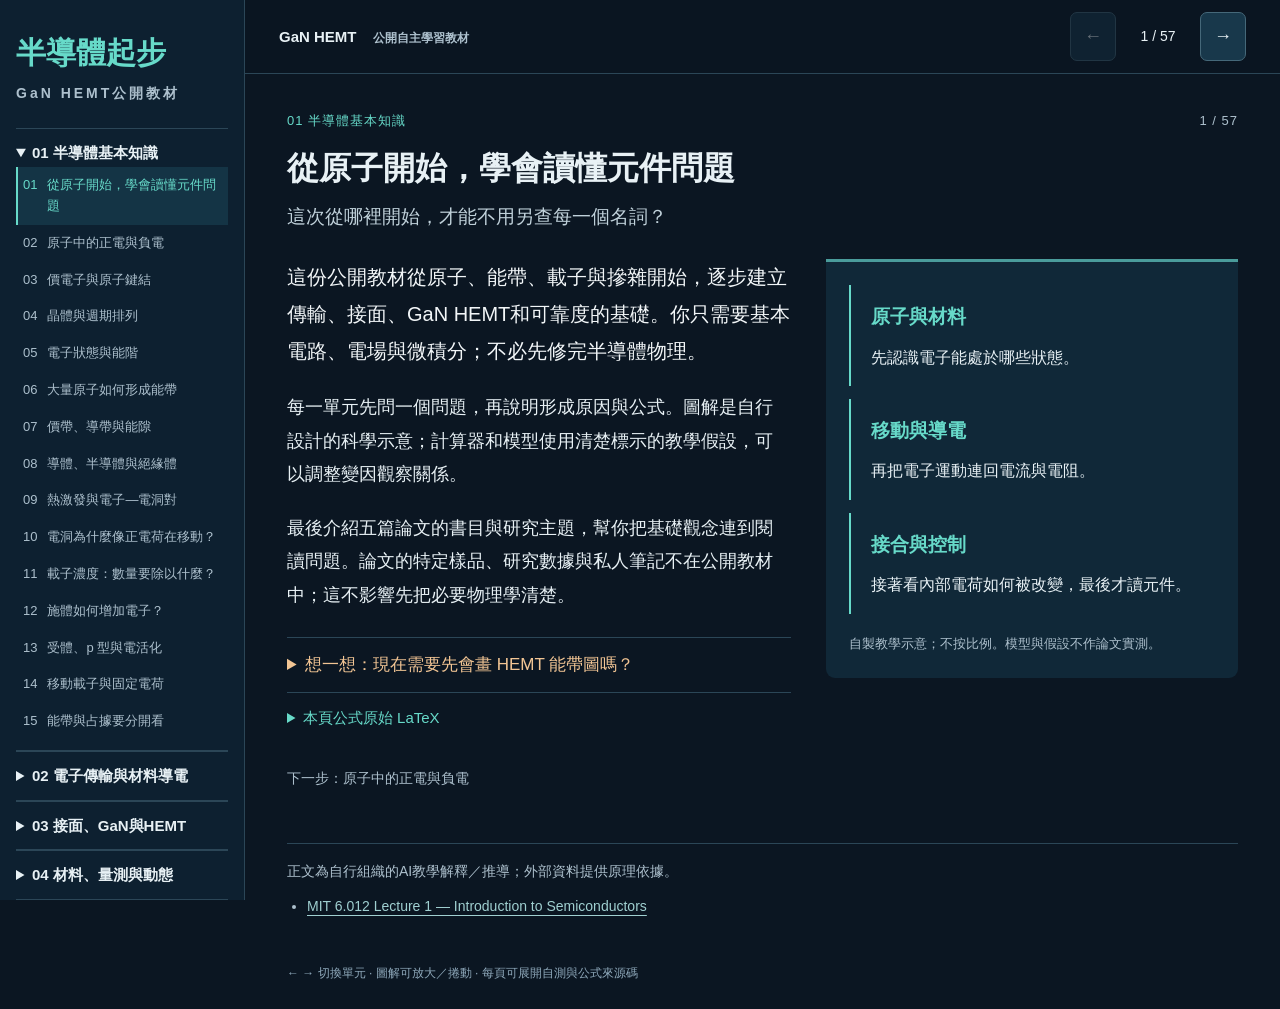
<file: index.html>
<!doctype html><html lang="zh-Hant"><head><meta charset="utf-8"><meta name="viewport" content="width=device-width,initial-scale=1"><title>GaN HEMT入門｜公開自主學習教材</title><link rel="icon" href="favicon.svg"><link rel="stylesheet" href="theme.css?v=556afd8c9e13"><script>window.MathJax={tex:{inlineMath:[["$","$"]],displayMath:[["$$","$$"]]},svg:{fontCache:"local"},options:{enableMenu:false}};</script><script defer src="vendor/tex-svg.js"></script><script type="module" src="app.mjs?v=2878d707cf47"></script></head><body><aside id="toc"><a class="brand" href="#s01">半導體起步<span>GaN HEMT公開教材</span></a><nav aria-label="學習單元"><details open><summary>01 半導體基本知識</summary><a href="#s01" data-nav="0"><span>01</span>從原子開始，學會讀懂元件問題</a><a href="#s02" data-nav="1"><span>02</span>原子中的正電與負電</a><a href="#s03" data-nav="2"><span>03</span>價電子與原子鍵結</a><a href="#s04" data-nav="3"><span>04</span>晶體與週期排列</a><a href="#s05" data-nav="4"><span>05</span>電子狀態與能階</a><a href="#s06" data-nav="5"><span>06</span>大量原子如何形成能帶</a><a href="#s07" data-nav="6"><span>07</span>價帶、導帶與能隙</a><a href="#s08" data-nav="7"><span>08</span>導體、半導體與絕緣體</a><a href="#s09" data-nav="8"><span>09</span>熱激發與電子—電洞對</a><a href="#s10" data-nav="9"><span>10</span>電洞為什麼像正電荷在移動？</a><a href="#s11" data-nav="10"><span>11</span>載子濃度：數量要除以什麼？</a><a href="#s12" data-nav="11"><span>12</span>施體如何增加電子？</a><a href="#s13" data-nav="12"><span>13</span>受體、p 型與電活化</a><a href="#s14" data-nav="13"><span>14</span>移動載子與固定電荷</a><a href="#s15" data-nav="14"><span>15</span>能帶與占據要分開看</a></details><details ><summary>02 電子傳輸與材料導電</summary><a href="#s16" data-nav="15"><span>16</span>隨機運動和平均漂移</a><a href="#s17" data-nav="16"><span>17</span>散射為什麼影響傳輸？</a><a href="#s18" data-nav="17"><span>18</span>遷移率是低場反應係數</a><a href="#s19" data-nav="18"><span>19</span>擴散：濃度不同也能產生淨移動</a><a href="#s20" data-nav="19"><span>20</span>粒子方向與電流方向</a><a href="#s21" data-nav="20"><span>21</span>導電率：微觀載子如何連回歐姆定律？</a><a href="#s22" data-nav="21"><span>22</span>電阻為何與長度、截面積有關？</a><a href="#s23" data-nav="22"><span>23</span>用電子計數推導電流</a><a href="#s24" data-nav="23"><span>24</span>幾何如何改變電阻</a><a href="#s25" data-nav="24"><span>25</span>從傳輸推到片電阻</a><a href="#s26" data-nav="25"><span>26</span>片電阻互動：控制一個變因</a><a href="#s27" data-nav="26"><span>27</span>Hall 量測為何能提供更多資訊？</a></details><details ><summary>03 接面、GaN與HEMT</summary><a href="#s28" data-nav="27"><span>28</span>接面：把兩個區域接在一起</a><a href="#s29" data-nav="28"><span>29</span>空乏區如何形成？</a><a href="#s30" data-nav="29"><span>30</span>電荷、電場與電位如何連動？</a><a href="#s31" data-nav="30"><span>31</span>熱平衡不等於內部什麼都沒有</a><a href="#s32" data-nav="31"><span>32</span>電位如何變成能帶彎曲？</a><a href="#s33" data-nav="32"><span>33</span>異質接面：材料不同，能帶也不同</a><a href="#s34" data-nav="33"><span>34</span>GaN與AlGaN：先分材料組成和載子</a><a href="#s35" data-nav="34"><span>35</span>極化：固定電荷效應如何加入接面？</a><a href="#s36" data-nav="35"><span>36</span>2DEG：為什麼電子集中在薄區域？</a><a href="#s37" data-nav="36"><span>37</span>把Source、Drain、Gate放回整體結構</a><a href="#s38" data-nav="37"><span>38</span>Gate控制：從熟悉的電容觀念出發</a></details><details ><summary>04 材料、量測與動態</summary><a href="#s39" data-nav="38"><span>39</span>材料與緩衝層：通道不是孤立薄片</a><a href="#s40" data-nav="39"><span>40</span>讓量測問題對應到物理問題</a><a href="#s41" data-nav="40"><span>41</span>漏電與崩潰：先辨認路徑與判準</a><a href="#s42" data-nav="41"><span>42</span>陷阱：為什麼電荷會留下記憶？</a><a href="#s43" data-nav="42"><span>43</span>Gate lag與脈衝：把時間納入量測</a><a href="#s44" data-nav="43"><span>44</span>C–V：改一點電壓，需要改多少電荷？</a><a href="#s45" data-nav="44"><span>45</span>多層介電結構：串聯分壓的理想起點</a></details><details ><summary>05 可靠度與統計</summary><a href="#s46" data-nav="45"><span>46</span>TDDB：可靠度問題是「何時失效」</a><a href="#s47" data-nav="46"><span>47</span>累積失效機率與分位</a><a href="#s48" data-nav="47"><span>48</span>Weibull：從累積機率推到分位時間</a><a href="#s49" data-nav="48"><span>49</span>Weibull互動：控制模型，不冒充實驗</a><a href="#s50" data-nav="49"><span>50</span>從加速測試到使用壽命：哪一步需要證據？</a></details><details ><summary>06 五篇書目與閱讀問題</summary><a href="#s51" data-nav="50"><span>51</span>五篇論文：把研究主題放回學習地圖</a><a href="#s52" data-nav="51"><span>52</span>P01 陳昱志：通道與緩衝層</a><a href="#s53" data-nav="52"><span>53</span>P02 呂彥鋒：高功率元件崩潰</a><a href="#s54" data-nav="53"><span>54</span>P03 徐紹翔：矽基板與高耐壓緩衝</a><a href="#s55" data-nav="54"><span>55</span>P04 王俊哲：p型閘極與控制</a><a href="#s56" data-nav="55"><span>56</span>P05 陳思宏：複合介電層與可靠度</a></details><details ><summary>07 整合與自我驗收</summary><a href="#s57" data-nav="56"><span>57</span>帶著因果鏈回到研究閱讀</a></details></nav><p class="edition-label">公開教學版 · 57單元<br>書目導讀與通用原理</p><p><a href="sources.html">公開原理來源</a> · <a href="bibliography.html">五篇書目</a></p></aside><main><header><button id="menu" aria-controls="toc" aria-expanded="false">☰ 目錄</button><span>GaN HEMT <small>公開自主學習教材</small></span><div class="nav-controls"><button id="prev" aria-label="上一頁">←</button><output id="progress">1 / 57</output><button id="next" aria-label="下一頁">→</button></div></header><div class="deck"><section class="slide" id="s01" ><div class="chapter-label">01 半導體基本知識<span>1 / 57</span></div><h1 tabindex="-1">從原子開始，學會讀懂元件問題</h1><p class="question">這次從哪裡開始，才能不用另查每一個名詞？</p><div class="lesson-grid"><div class="reading"><p data-paragraph="1">這份公開教材從原子、能帶、載子與摻雜開始，逐步建立傳輸、接面、GaN HEMT和可靠度的基礎。你只需要基本電路、電場與微積分；不必先修完半導體物理。</p><p data-paragraph="2">每一單元先問一個問題，再說明形成原因與公式。圖解是自行設計的科學示意；計算器和模型使用清楚標示的教學假設，可以調整變因觀察關係。</p><p data-paragraph="3">最後介紹五篇論文的書目與研究主題，幫你把基礎觀念連到閱讀問題。論文的特定樣品、研究數據與私人筆記不在公開教材中；這不影響先把必要物理學清楚。</p><details class="quiz"><summary>想一想：現在需要先會畫 HEMT 能帶圖嗎？</summary><p>不需要。先建立能量狀態、載子、傳輸與接面的基礎，再讀那張圖。</p></details><details class="latex-source"><summary>本頁公式原始 LaTeX</summary><pre></pre></details><p class="next-step">下一步：原子中的正電與負電</p></div><figure class="visual"><ol class="process"><li><strong>原子與材料</strong><p>先認識電子能處於哪些狀態。</p></li><li><strong>移動與導電</strong><p>再把電子運動連回電流與電阻。</p></li><li><strong>接合與控制</strong><p>接著看內部電荷如何被改變，最後才讀元件。</p></li></ol><figcaption>自製教學示意；不按比例。模型與假設不作論文實測。</figcaption></figure></div><footer class="sources"><p>正文為自行組織的AI教學解釋／推導；外部資料提供原理依據。</p><ul><li><a href="sources.html#L1" target="_blank" rel="noopener">MIT 6.012 Lecture 1 — Introduction to Semiconductors</a></li></ul></footer></section>
<section class="slide" id="s02" hidden><div class="chapter-label">01 半導體基本知識<span>2 / 57</span></div><h1 tabindex="-1">原子中的正電與負電</h1><p class="question">材料為何會有電性的來源？</p><div class="lesson-grid"><div class="reading"><p data-paragraph="1">原子包含帶正電的原子核與帶負電的電子。質子提供原子核的正電，中子不帶電；電性討論先關心電荷的正負與電子狀態，不需要先解原子核內部結構。</p><p data-paragraph="2">把單一電子電荷量的正值大小記為 <span data-math-kind="inline" data-tex="q">$q$</span>，電子實際電荷是 <span data-math-kind="inline" data-tex="-q">$-q$</span>。異號電荷的吸引是原子束縛的重要來源，但穩定電子狀態遵循量子規則，不用行星軌道解釋。中性原子中的正負電荷總量相抵；原子失去電子後可成為正離子，得到電子後可成為負離子。離子是帶淨電荷的原子或原子團。</p><p data-paragraph="3">不是原子中的每一個電子都同樣容易參與導電。接下來要分清與鍵結緊密相關的外層電子，以及電子在固體裡可存在的能量狀態。示意圖只畫電荷關係，虛線不是電子繞核的真實行星軌道。</p><details class="quiz"><summary>想一想：電子離開一個原子，原子一定變負嗎？</summary><p>相反，少了負電荷，若其餘不變，留下的原子會變得較正。</p></details><details class="latex-source"><summary>本頁公式原始 LaTeX</summary><pre>q
-q</pre></details><p class="next-step">下一步：價電子與原子鍵結</p></div><figure class="visual"><svg viewBox="0 0 600 330" class="teaching-diagram" role="img" aria-label="原子核與電子電荷關係；不使用行星運動作量子軌道解釋"><circle cx="300" cy="160" r="30" fill="#d9a26e"/><text x="273" y="168">核 +</text><ellipse cx="300" cy="160" rx="160" ry="85" fill="none" stroke="#66899c" stroke-dasharray="5 9"/><circle cx="190" cy="98" r="9" fill="#65d9c7"/><circle cx="440" cy="202" r="9" fill="#65d9c7"/><text x="55" y="35">電子：負電荷；原子核：正電荷</text><text x="75" y="295">僅示電荷關係，虛線不是電子的實際軌道</text></svg><figcaption>自製教學示意；不按比例。模型與假設不作論文實測。</figcaption></figure></div><footer class="sources"><p>正文為自行組織的AI教學解釋／推導；外部資料提供原理依據。</p><ul><li><a href="sources.html#L1" target="_blank" rel="noopener">MIT 6.012 Lecture 1 — Introduction to Semiconductors</a></li></ul></footer></section>
<section class="slide" id="s03" hidden><div class="chapter-label">01 半導體基本知識<span>3 / 57</span></div><h1 tabindex="-1">價電子與原子鍵結</h1><p class="question">固體裡的原子為什麼不只是互不相關的小球？</p><div class="lesson-grid"><div class="reading"><p data-paragraph="1">與原子鍵結最有關係的外層電子稱為價電子。兩個原子靠近時，電子與原子核之間的作用會一起改變；某些共享電子的排列能降低整體能量，讓原子形成穩定的鍵結。</p><p data-paragraph="2">以矽為入門例子：每個矽原子有四個價電子，理想晶體中會與鄰近原子形成共價鍵。共價鍵的「共享」不表示電子像一顆球固定放在兩核正中央，而是整體電子狀態的安排。</p><p data-paragraph="3">這個例子有兩個用途：解釋材料為何形成規則結構，以及之後為何某些異種原子會多供應或少供應一個鍵結電子。GaN 由不同元素組成，不能把矽的每個鍵結細節直接照搬；此處只建立共同的物理起點。</p><details class="quiz"><summary>想一想：價電子和所有電子的數目一樣嗎？</summary><p>不一定。價電子特別指與鍵結相關的外層電子，不是把內層電子全部重新計一次。</p></details><details class="latex-source"><summary>本頁公式原始 LaTeX</summary><pre></pre></details><p class="next-step">下一步：晶體與週期排列</p></div><figure class="visual"><svg viewBox="0 0 600 330" class="teaching-diagram" role="img" aria-label="共享價電子的鍵結直覺；非晶格或電子軌道的精確圖"><circle cx="180" cy="140" r="35" fill="#d9a26e"/><circle cx="420" cy="140" r="35" fill="#d9a26e"/><text x="164" y="147">Si</text><text x="404" y="147">Si</text><circle cx="284" cy="140" r="9" fill="#65d9c7"/><circle cx="317" cy="140" r="9" fill="#65d9c7"/><path d="M225 180L375 180" class="accent"/><text x="140" y="235">共享電子使整體能量可降低</text><text x="65" y="295">示意兩個原子，並非矽完整三維鍵結幾何</text></svg><figcaption>自製教學示意；不按比例。模型與假設不作論文實測。</figcaption></figure></div><footer class="sources"><p>正文為自行組織的AI教學解釋／推導；外部資料提供原理依據。</p><ul><li><a href="sources.html#L1" target="_blank" rel="noopener">MIT 6.012 Lecture 1 — Introduction to Semiconductors</a></li></ul></footer></section>
<section class="slide" id="s04" hidden><div class="chapter-label">01 半導體基本知識<span>4 / 57</span></div><h1 tabindex="-1">晶體與週期排列</h1><p class="question">原子排列的規則，為什麼影響電子？</p><div class="lesson-grid"><div class="reading"><p data-paragraph="1">晶體是原子在空間中具有長距離規則排列的固體；重複的幾何排列稱晶格。晶格不是另一種物質，而是描述排列方式的語言。圖中的方格只幫你理解規則性，不代表矽或 GaN 的真實三維結構。</p><p data-paragraph="2">電子會感受到周圍原子核與電子形成的電位環境。當原子規則排列，這個環境也具有週期性；因此電子在晶體中的允許狀態，會和孤立原子不同。後面能帶的形成就來自這種集體環境。</p><p data-paragraph="3">真實晶體可能有排列缺陷或異種原子。它們會改變局部環境，因此材料成長品質值得研究。不過缺陷如何影響移動，要等我們先教會傳輸與散射，不能現在就把「缺陷少」當成所有電性都必然更好的結論。差排是一類晶體排列發生錯位的缺陷，不是額外的一層材料。</p><details class="quiz"><summary>想一想：晶格是圖上畫出的實體格子線嗎？</summary><p>不是。格子只是排列的描述，真實材料並沒有一張另外放進去的網子。</p></details><details class="latex-source"><summary>本頁公式原始 LaTeX</summary><pre></pre></details><p class="next-step">下一步：電子狀態與能階</p></div><figure class="visual"><svg viewBox="0 0 600 330" class="teaching-diagram" role="img" aria-label="二維排列協助理解週期與異種原子，不代表Si或GaN的真實晶格"><circle cx="100" cy="65" r="12" fill="#65d9c7"/><circle cx="200" cy="65" r="12" fill="#65d9c7"/><circle cx="300" cy="65" r="12" fill="#65d9c7"/><circle cx="400" cy="65" r="12" fill="#65d9c7"/><circle cx="500" cy="65" r="12" fill="#65d9c7"/><circle cx="100" cy="123" r="12" fill="#65d9c7"/><circle cx="200" cy="123" r="12" fill="#65d9c7"/><circle cx="300" cy="123" r="12" fill="#65d9c7"/><circle cx="400" cy="123" r="12" fill="#e3a66e"/><circle cx="500" cy="123" r="12" fill="#65d9c7"/><circle cx="100" cy="181" r="12" fill="#65d9c7"/><circle cx="200" cy="181" r="12" fill="#65d9c7"/><circle cx="300" cy="181" r="12" fill="#65d9c7"/><circle cx="400" cy="181" r="12" fill="#65d9c7"/><circle cx="500" cy="181" r="12" fill="#65d9c7"/><circle cx="100" cy="239" r="12" fill="#65d9c7"/><circle cx="200" cy="239" r="12" fill="#65d9c7"/><circle cx="300" cy="239" r="12" fill="#65d9c7"/><circle cx="400" cy="239" r="12" fill="#65d9c7"/><circle cx="500" cy="239" r="12" fill="#65d9c7"/><text x="75" y="300">規則排列是晶體；橙點示意異種原子的位置</text></svg><figcaption>自製教學示意；不按比例。模型與假設不作論文實測。</figcaption></figure></div><footer class="sources"><p>正文為自行組織的AI教學解釋／推導；外部資料提供原理依據。</p><ul><li><a href="sources.html#B" target="_blank" rel="noopener">OpenStax University Physics 3 §9.5 — Band Theory of Solids</a></li><li><a href="sources.html#L1" target="_blank" rel="noopener">MIT 6.012 Lecture 1 — Introduction to Semiconductors</a></li></ul></footer></section>
<section class="slide" id="s05" hidden><div class="chapter-label">01 半導體基本知識<span>5 / 57</span></div><h1 tabindex="-1">電子狀態與能階</h1><p class="question">為什麼不能讓電子任意選一個能量？</p><div class="lesson-grid"><div class="reading"><p data-paragraph="1">你熟悉能量，但微觀電子的規則和日常小球不同。電子只能處在符合量子條件的狀態；在孤立原子裡，允許的能量常是一個個離散值，叫能階。「狀態」包含電子可如何存在的資訊，不只是一個空間座標。</p><p data-paragraph="2">可以暫把能階想成可選的標示高度：沒有標示的位置不能隨意站上去。這個比喻只表達「允許值受限制」；能量高低不是原子裡實際樓層，電子也不是小人在樓梯上走。</p><p data-paragraph="3">如果電子要改到另一個能量狀態，就必須和周圍交換能量，而且要有合適的可用狀態。後面會用這兩件事解釋，為什麼外加電場不會讓所有固體以同樣方式導電。現在不要求解量子方程。</p><details class="quiz"><summary>想一想：能階圖的縱軸是在畫電子離原子核多遠嗎？</summary><p>不是。它是能量；能量與位置的關係要由模型另外決定。</p></details><details class="latex-source"><summary>本頁公式原始 LaTeX</summary><pre></pre></details><p class="next-step">下一步：大量原子如何形成能帶</p></div><figure class="visual"><svg viewBox="0 0 600 330" class="teaching-diagram" role="img" aria-label="離散允許能階概念，未標實際原子能量"><path d="M110 90L490 90" class="accent"/><text x="510" y="96">E3</text><path d="M110 180L490 180" class="accent"/><text x="510" y="186">E2</text><path d="M110 260L490 260" class="accent"/><text x="510" y="266">E1</text><circle cx="240" cy="260" r="9" fill="#65d9c7"/><text x="75" y="40">電子可存在的能量用水平線示意</text><text x="70" y="315">線是允許能量，不是房間樓層或空間位置</text></svg><figcaption>自製教學示意；不按比例。模型與假設不作論文實測。</figcaption></figure></div><footer class="sources"><p>正文為自行組織的AI教學解釋／推導；外部資料提供原理依據。</p><ul><li><a href="sources.html#B" target="_blank" rel="noopener">OpenStax University Physics 3 §9.5 — Band Theory of Solids</a></li></ul></footer></section>
<section class="slide" id="s06" hidden><div class="chapter-label">01 半導體基本知識<span>6 / 57</span></div><h1 tabindex="-1">大量原子如何形成能帶</h1><p class="question">離散的能階，為什麼會變成一片帶？</p><div class="lesson-grid"><div class="reading"><p data-paragraph="1">把原子放在一起後，電子狀態會彼此影響，原來孤立原子的等價能階會分開。原子越多，可允許的能量值越密集；在巨量原子組成的晶體中，我們用一段段能量範圍描述，稱為能帶。</p><p data-paragraph="2">能帶中仍有大量個別狀態，只是間距很密。不同能帶之間可能存在沒有允許狀態的區域。這不是把每個原子的軌道用膠水接成帶子，而是整個晶體裡允許解的性質。</p><p data-paragraph="3">電子能否導電，不只取決於「有沒有電子」，還要看它們占了哪些狀態，以及附近有沒有可改變到的狀態。這就是為什麼後面需要同時看能帶結構和電子占據，而不能只數材料裡的原子。</p><details class="quiz"><summary>想一想：能帶表示能量已經完全不受限制了嗎？</summary><p>不是。只是允許值很密集；帶間仍可能有禁帶。</p></details><details class="latex-source"><summary>本頁公式原始 LaTeX</summary><pre></pre></details><p class="next-step">下一步：價帶、導帶與能隙</p></div><figure class="visual"><svg viewBox="0 0 600 330" class="teaching-diagram" role="img" aria-label="原子交互作用下離散能階變成密集能帶的概念圖，非真實能量計算"><path d="M35 95L135 95" class="accent"/><path d="M35 205L135 205" class="accent"/><path d="M220 70L315 70" class="accent"/><path d="M220 100L315 100" class="accent"/><path d="M220 190L315 190" class="accent"/><path d="M220 220L315 220" class="accent"/><path d="M410 60L555 60" class="accent"/><path d="M410 190L555 190" class="accent"/><path d="M410 68L555 68" class="accent"/><path d="M410 198L555 198" class="accent"/><path d="M410 76L555 76" class="accent"/><path d="M410 206L555 206" class="accent"/><path d="M410 84L555 84" class="accent"/><path d="M410 214L555 214" class="accent"/><path d="M410 92L555 92" class="accent"/><path d="M410 222L555 222" class="accent"/><path d="M410 100L555 100" class="accent"/><path d="M410 230L555 230" class="accent"/><path d="M410 108L555 108" class="accent"/><path d="M410 238L555 238" class="accent"/><path d="M410 116L555 116" class="accent"/><path d="M410 246L555 246" class="accent"/><path d="M410 124L555 124" class="accent"/><path d="M410 254L555 254" class="accent"/><path d="M410 132L555 132" class="accent"/><path d="M410 262L555 262" class="accent"/><text x="35" y="310">單一原子</text><text x="215" y="310">少數原子</text><text x="410" y="310">大量原子</text></svg><figcaption>自製教學示意；不按比例。模型與假設不作論文實測。</figcaption></figure></div><footer class="sources"><p>正文為自行組織的AI教學解釋／推導；外部資料提供原理依據。</p><ul><li><a href="sources.html#B" target="_blank" rel="noopener">OpenStax University Physics 3 §9.5 — Band Theory of Solids</a></li></ul></footer></section>
<section class="slide" id="s07" hidden><div class="chapter-label">01 半導體基本知識<span>7 / 57</span></div><h1 tabindex="-1">價帶、導帶與能隙</h1><p class="question">讀半導體能帶圖，先看哪三件事？</p><div class="lesson-grid"><div class="reading"><p data-paragraph="1">對我們要討論的半導體，可先看低溫理想圖像：較低、通常被電子填滿的重要能帶稱價帶；上方可供電子參與傳輸的重要能帶稱導帶。兩者邊緣分別記為 <span data-math-kind="inline" data-tex="E_v">$E_v$</span> 與 <span data-math-kind="inline" data-tex="E_c">$E_c$</span>。</p><p data-paragraph="2">導帶底與價帶頂的能量差叫能隙 <span data-math-kind="inline" data-tex="E_g">$E_g$</span>。若電子從價帶進入導帶，就需要取得足夠能量；能隙中沒有同一個理想晶體的延展允許狀態。缺陷與摻雜可以另帶來局部能階，稍後才介紹。</p><p data-paragraph="3">能帶圖上下是電子能量，並非材料厚度。能量常用電子伏特 eV：一個基本電荷量跨過 1 V 對應的能量大小；eV 是能量單位，V 是電位差，兩者不能混當同一物理量。</p><div class="math-block"><div class="equation" data-math-kind="display" data-tex="E_g=E_c-E_v">$$E_g=E_c-E_v$$</div><p class="math-caption">Ec 與 Ev 都是能量；選定同一套能量基準。</p></div><details class="quiz"><summary>想一想：<span data-math-kind="inline" data-tex="E_g">$E_g$</span> 是一個電壓還是能量差？</summary><p>是能量差，可用 eV 表示。即使數字名稱裡有 volt，也不等於外部施加的電壓。</p></details><details class="latex-source"><summary>本頁公式原始 LaTeX</summary><pre>E_v
E_c
E_g
E_g=E_c-E_v</pre></details><p class="next-step">下一步：導體、半導體與絕緣體</p></div><figure class="visual"><svg viewBox="0 0 600 330" class="teaching-diagram" role="img" aria-label="能帶圖的縱軸是電子能量，並非實體材料厚度；非計算結果"><rect x="75" y="45" width="450" height="75" rx="6" fill="#285469"/><rect x="75" y="215" width="450" height="70" rx="6" fill="#213b50"/><text x="100" y="90" >導帶：可參與傳輸的電子狀態</text><text x="100" y="260" >價帶：另一組允許能量狀態</text><path class="warm-line" d="M530 120L530 215"/><text x="190" y="173" >能隙 Eg：沒有允許狀態的能量區</text><text x="20" y="25" >能量 ↑</text></svg><figcaption>自製教學示意；不按比例。模型與假設不作論文實測。</figcaption></figure></div><footer class="sources"><p>正文為自行組織的AI教學解釋／推導；外部資料提供原理依據。</p><ul><li><a href="sources.html#B" target="_blank" rel="noopener">OpenStax University Physics 3 §9.5 — Band Theory of Solids</a></li></ul></footer></section>
<section class="slide" id="s08" hidden><div class="chapter-label">01 半導體基本知識<span>8 / 57</span></div><h1 tabindex="-1">導體、半導體與絕緣體</h1><p class="question">大家都有電子，為什麼導電能力差很多？</p><div class="lesson-grid"><div class="reading"><p data-paragraph="1">能參與電流傳輸的帶電狀態，這裡統稱載子，包括稍後會教的電洞。導電需要電荷對外加電場形成淨反應。對金屬這類導體，部分占據的能帶或重疊能帶提供附近可用狀態，電子較容易改變運動分布，形成電流。不能只說「金屬有電子、其他材料沒有」。</p><p data-paragraph="2">在理想絕緣體中，主要已占據能帶填滿，而到可傳輸狀態的能隙較大，平常條件下可用載子很少。半導體也有能隙，但載子數可受到溫度、摻雜與光等條件顯著調整。「半導」不表示固定導一半的電。</p><p data-paragraph="3">這是材料分類的直覺，不是說絕緣材料永遠不漏電，或只用能隙就能算出元件崩潰。後續要加入載子數量、移動能力、缺陷與幾何，才連得上實際電阻與耐壓。</p><details class="quiz"><summary>想一想：半導體一定比所有金屬的電阻都大嗎？</summary><p>不能只靠分類判斷實際元件電阻；還有載子、摻雜、尺寸與接觸等條件。</p></details><details class="latex-source"><summary>本頁公式原始 LaTeX</summary><pre></pre></details><p class="next-step">下一步：熱激發與電子—電洞對</p></div><figure class="visual"><div class="comparison"><div><h3>能帶：有哪些位置可坐？</h3><p>描述可用電子狀態與能量範圍。</p></div><div><h3>占據：實際坐了多少？</h3><p>受溫度、載子總量與平衡條件影響。</p></div><div><h3>比喻限制</h3><p>狀態不是實體椅子；真正計算使用量子統計。</p></div></div><figcaption>自製教學示意；不按比例。模型與假設不作論文實測。</figcaption></figure></div><footer class="sources"><p>正文為自行組織的AI教學解釋／推導；外部資料提供原理依據。</p><ul><li><a href="sources.html#B" target="_blank" rel="noopener">OpenStax University Physics 3 §9.5 — Band Theory of Solids</a></li></ul></footer></section>
<section class="slide" id="s09" hidden><div class="chapter-label">01 半導體基本知識<span>9 / 57</span></div><h1 tabindex="-1">熱激發與電子—電洞對</h1><p class="question">原本填滿的價帶，為什麼會出現可用載子？</p><div class="lesson-grid"><div class="reading"><p data-paragraph="1">在非零溫度下，材料不是完全靜止。和周圍交換能量時，一些價帶電子可能取得足夠能量到導帶，留下原本價帶中的空缺。這個過程稱產生或激發；光也能提供能量，但本教材先討論熱平衡的直覺。</p><p data-paragraph="2">導帶多了一個電子，價帶少了一個電子；這兩個變化成對出現，稱電子—電洞對。反過來，導帶電子回到合適的空缺並釋放能量，稱復合。電荷並沒有因此憑空消失，只是占據狀態改變。</p><p data-paragraph="3">平衡時產生與復合的平均速率可以相等，即使兩種過程都持續發生。接下來要解釋，為什麼那個「空缺」也能用來描述電流；這樣才能讀懂 p 型材料。</p><details class="quiz"><summary>想一想：平衡時沒有任何產生與復合嗎？</summary><p>不是。可以是兩個平均速率相等，因此平均載子數不再隨時間改變。</p></details><details class="latex-source"><summary>本頁公式原始 LaTeX</summary><pre></pre></details><p class="next-step">下一步：電洞為什麼像正電荷在移動？</p></div><figure class="visual"><svg viewBox="0 0 600 330" class="teaching-diagram" role="img" aria-label="能帶圖的縱軸是電子能量，並非實體材料厚度；非計算結果"><rect x="75" y="45" width="450" height="75" rx="6" fill="#285469"/><rect x="75" y="215" width="450" height="70" rx="6" fill="#213b50"/><text x="100" y="90" >導帶：可參與傳輸的電子狀態</text><text x="100" y="260" >價帶：另一組允許能量狀態</text><path class="warm-line" d="M530 120L530 215"/><text x="190" y="173" >能隙 Eg：沒有允許狀態的能量區</text><text x="20" y="25" >能量 ↑</text></svg><figcaption>自製教學示意；不按比例。模型與假設不作論文實測。</figcaption></figure></div><footer class="sources"><p>正文為自行組織的AI教學解釋／推導；外部資料提供原理依據。</p><ul><li><a href="sources.html#L1" target="_blank" rel="noopener">MIT 6.012 Lecture 1 — Introduction to Semiconductors</a></li><li><a href="sources.html#H" target="_blank" rel="noopener">OpenStax University Physics 3 §9.6 — Semiconductors and Doping</a></li></ul></footer></section>
<section class="slide" id="s10" hidden><div class="chapter-label">01 半導體基本知識<span>10 / 57</span></div><h1 tabindex="-1">電洞為什麼像正電荷在移動？</h1><p class="question">空缺明明不是一顆粒子，怎麼還能算電流？</p><div class="lesson-grid"><div class="reading"><p data-paragraph="1">價帶少了一個電子後，鄰近電子可以改變狀態填入空缺，新的空缺又出現在原位置。若只追蹤缺少負電的位置，就會看到空缺往相反方向移動；這是電洞的直覺。</p><p data-paragraph="2">用電洞來記帳，能把許多電子的集體變動等效描述成正電荷的傳輸。它不是原子真的破了一個洞，也不是導帶電子變成帶正電；兩種描述處理的是不同占據狀態。</p><p data-paragraph="3">圖中的排隊空位只幫助理解相反方向。真實價帶電子的量子運動不等於逐顆小球跳格。讀 GaN 的 p 型閘極時，需要知道電洞這個載子描述；但後面的主要電子通道仍以電子傳輸為主，不是把兩者混成同一群。</p><details class="quiz"><summary>想一想：電子向右補位時，空缺向哪邊移動？</summary><p>向左。以電洞描述時，相當於正電荷往左的集體傳輸。</p></details><details class="latex-source"><summary>本頁公式原始 LaTeX</summary><pre></pre></details><p class="next-step">下一步：載子濃度：數量要除以什麼？</p></div><figure class="visual"><svg viewBox="0 0 600 330" class="teaching-diagram" role="img" aria-label="電洞移動的簡化計數示意；非逐原子跳躍的完整能帶模型"><circle cx="110" cy="115" r="15" fill="#65d9c7"/><circle cx="210" cy="115" r="15" fill="#65d9c7"/><circle cx="310" cy="115" r="15" fill="#102838"/><circle cx="410" cy="115" r="15" fill="#65d9c7"/><circle cx="510" cy="115" r="15" fill="#65d9c7"/><circle cx="310" cy="115" r="18" fill="none" stroke="#efc38a" stroke-width="3"/><text x="110" y="180">左側電子填入右方空位 →</text><text x="110" y="225">空位的等效位移 ←</text><text x="55" y="290">移動的是許多電子，電洞記錄缺電子狀態的移動</text></svg><figcaption>自製教學示意；不按比例。模型與假設不作論文實測。</figcaption></figure></div><footer class="sources"><p>正文為自行組織的AI教學解釋／推導；外部資料提供原理依據。</p><ul><li><a href="sources.html#H" target="_blank" rel="noopener">OpenStax University Physics 3 §9.6 — Semiconductors and Doping</a></li><li><a href="sources.html#L1" target="_blank" rel="noopener">MIT 6.012 Lecture 1 — Introduction to Semiconductors</a></li></ul></footer></section>
<section class="slide" id="s11" hidden><div class="chapter-label">01 半導體基本知識<span>11 / 57</span></div><h1 tabindex="-1">載子濃度：數量要除以什麼？</h1><p class="question">cm⁻³ 和 cm⁻² 為什麼不能直接比較？</p><div class="lesson-grid"><div class="reading"><p data-paragraph="1">體濃度 <span data-math-kind="inline" data-tex="n">$n$</span> 表示每單位體積的導電電子數；<span data-math-kind="inline" data-tex="p">$p$</span> 表示電洞數，常用 cm⁻³。這個 <span data-math-kind="inline" data-tex="p">$p$</span> 是載子符號，後面統計分位的 <span data-math-kind="inline" data-tex="p">$p$</span> 會是另一個定義，會分章提醒。濃度不是整塊材料裡電子的總數。</p><p data-paragraph="2">若電子主要集中在薄區域，也可沿厚度把體濃度加總，得到每單位面積的面密度 <span data-math-kind="inline" data-tex="n_s">$n_s$</span>，單位 cm⁻²。均勻厚度 <span data-math-kind="inline" data-tex="t">$t$</span> 的教學模型中，面密度是 <span data-math-kind="inline" data-tex="n_s=nt">$n_s=nt$</span>。若不均勻，就需要對厚度積分。</p><p data-paragraph="3">例如教學假設 <span data-math-kind="inline" data-tex="n=10^{17}">$n=10^{17}$</span> cm⁻³、<span data-math-kind="inline" data-tex="t=10^{-5}">$t=10^{-5}$</span> cm，面密度是 <span data-math-kind="inline" data-tex="10^{12}">$10^{12}$</span> cm⁻²。這不是論文數據，也不代表真實薄通道一定均勻。之後的傳輸量測與片電阻會使用這些量，先辨認單位才能知道算的是什麼。</p><div class="math-block"><div class="equation" data-math-kind="display" data-tex="n_s=\int n(z)\,dz">$$n_s=\int n(z)\,dz$$</div><p class="math-caption">z 是厚度方向位置；若 n 用 cm⁻³、dz 用 cm，結果是 cm⁻²。</p></div><details class="quiz"><summary>想一想：同樣寫 <span data-math-kind="inline" data-tex="10^{13}">$10^{13}$</span>，cm⁻² 能直接和 cm⁻³ 排名多寡嗎？</summary><p>不能。面積與體積的歸一化不同，要有厚度與分布資訊才能轉換。</p></details><details class="latex-source"><summary>本頁公式原始 LaTeX</summary><pre>n
p
n_s
t
n_s=nt
n=10^{17}
t=10^{-5}
10^{12}
n_s=\int n(z)\,dz
10^{13}</pre></details><p class="next-step">下一步：施體如何增加電子？</p></div><figure class="visual"><svg viewBox="0 0 600 330" class="teaching-diagram" role="img" aria-label="均勻薄通道的計數示意，兩端為理想整邊電極；不是論文元件圖"><rect x="80" y="95" width="440" height="120" rx="6" fill="#205254"/><rect x="80" y="95" width="12" height="120" rx="6" fill="#e6b77a"/><rect x="508" y="95" width="12" height="120" rx="6" fill="#e6b77a"/><path class="accent" d="M90 70L510 70"/><text x="260" y="55" >長 L</text><text x="535" y="165" >寬 W</text><text x="100" y="260" >截線左側：Δt 內前進 vd Δt</text><text x="110" y="305" >掃過面積 = W × vd × Δt</text></svg><figcaption>自製教學示意；不按比例。模型與假設不作論文實測。</figcaption></figure></div><footer class="sources"><p>正文為自行組織的AI教學解釋／推導；外部資料提供原理依據。</p><ul><li><a href="sources.html#L1" target="_blank" rel="noopener">MIT 6.012 Lecture 1 — Introduction to Semiconductors</a></li></ul></footer></section>
<section class="slide" id="s12" hidden><div class="chapter-label">01 半導體基本知識<span>12 / 57</span></div><h1 tabindex="-1">施體如何增加電子？</h1><p class="question">加入一點異種原子，為什麼能改變導電？</p><div class="lesson-grid"><div class="reading"><p data-paragraph="1">有意加入會改變電性的原子，稱為摻雜。用矽作示範：原本每個原子有四個價電子，若某位置由具有五個價電子的適當元素取代，額外那個電子可能只被較弱地束縛，較容易取得能量而參與導電。</p><p data-paragraph="2">能供應電子的摻雜中心叫施體。當它把一個電子釋放到可傳輸狀態，電子可以移動，而電離後的施體留在晶格原位置，帶正電。電子和固定離子要一起記帳，不是只多出負電。</p><p data-paragraph="3">電子作為多數載子的材料稱 n 型，少量的電洞仍可能存在。這個矽例子解釋原理，不把所有五價元素或相同濃度在 GaN 中的作用視為相同；是否電離、是否實際貢獻可移動載子，還受材料與溫度影響。</p><details class="quiz"><summary>想一想：施體釋出電子後，施體會帶什麼電？</summary><p>相對中性狀態留下正電；它通常固定在晶格中，和可移動電子不同。</p></details><details class="latex-source"><summary>本頁公式原始 LaTeX</summary><pre></pre></details><p class="next-step">下一步：受體、p 型與電活化</p></div><figure class="visual"><svg viewBox="0 0 600 330" class="teaching-diagram" role="img" aria-label="二維排列協助理解週期與異種原子，不代表Si或GaN的真實晶格"><circle cx="100" cy="65" r="12" fill="#65d9c7"/><circle cx="200" cy="65" r="12" fill="#65d9c7"/><circle cx="300" cy="65" r="12" fill="#65d9c7"/><circle cx="400" cy="65" r="12" fill="#65d9c7"/><circle cx="500" cy="65" r="12" fill="#65d9c7"/><circle cx="100" cy="123" r="12" fill="#65d9c7"/><circle cx="200" cy="123" r="12" fill="#65d9c7"/><circle cx="300" cy="123" r="12" fill="#65d9c7"/><circle cx="400" cy="123" r="12" fill="#e3a66e"/><circle cx="500" cy="123" r="12" fill="#65d9c7"/><circle cx="100" cy="181" r="12" fill="#65d9c7"/><circle cx="200" cy="181" r="12" fill="#65d9c7"/><circle cx="300" cy="181" r="12" fill="#65d9c7"/><circle cx="400" cy="181" r="12" fill="#65d9c7"/><circle cx="500" cy="181" r="12" fill="#65d9c7"/><circle cx="100" cy="239" r="12" fill="#65d9c7"/><circle cx="200" cy="239" r="12" fill="#65d9c7"/><circle cx="300" cy="239" r="12" fill="#65d9c7"/><circle cx="400" cy="239" r="12" fill="#65d9c7"/><circle cx="500" cy="239" r="12" fill="#65d9c7"/><text x="75" y="300">規則排列是晶體；橙點示意異種原子的位置</text></svg><figcaption>自製教學示意；不按比例。模型與假設不作論文實測。</figcaption></figure></div><footer class="sources"><p>正文為自行組織的AI教學解釋／推導；外部資料提供原理依據。</p><ul><li><a href="sources.html#H" target="_blank" rel="noopener">OpenStax University Physics 3 §9.6 — Semiconductors and Doping</a></li><li><a href="sources.html#L1" target="_blank" rel="noopener">MIT 6.012 Lecture 1 — Introduction to Semiconductors</a></li></ul></footer></section>
<section class="slide" id="s13" hidden><div class="chapter-label">01 半導體基本知識<span>13 / 57</span></div><h1 tabindex="-1">受體、p 型與電活化</h1><p class="question">加入 Mg，為什麼不能直接說電洞一樣多？</p><div class="lesson-grid"><div class="reading"><p data-paragraph="1">另一類摻雜中心能接受價帶電子，稱為受體。電子填入受體相關狀態後，價帶留下可移動的電洞，而電離受體相對帶負電。以矽摻硼為入門圖像，可以理解少一個鍵結電子如何牽涉電洞。</p><p data-paragraph="2">電洞占多數的材料稱 p 型，電子仍可能作為少數載子存在。p 型不是整片材料帶正的淨電荷；受體離子與可移動載子可以在整體上互相平衡。</p><p data-paragraph="3">Mg（鎂）是後續 p-GaN 研究中的受體相關摻雜元素。化學分析量到的 Mg 數量，還不等於已電活化的受體或自由電洞數。補償（相反電性的中心抵消部分摻雜效果）、束縛狀態與溫度都可能影響；因此論文需要化學量測和電性量測分開支持。</p><details class="quiz"><summary>想一想：SIMS 若量到某個 Mg 濃度，就量到同樣的自由電洞濃度嗎？</summary><p>不是。SIMS 是元素深度濃度量測；電洞與電活化要靠另外的電性及模型判斷。</p></details><details class="latex-source"><summary>本頁公式原始 LaTeX</summary><pre></pre></details><p class="next-step">下一步：移動載子與固定電荷</p></div><figure class="visual"><svg viewBox="0 0 600 330" class="teaching-diagram" role="img" aria-label="電洞移動的簡化計數示意；非逐原子跳躍的完整能帶模型"><circle cx="110" cy="115" r="15" fill="#65d9c7"/><circle cx="210" cy="115" r="15" fill="#65d9c7"/><circle cx="310" cy="115" r="15" fill="#102838"/><circle cx="410" cy="115" r="15" fill="#65d9c7"/><circle cx="510" cy="115" r="15" fill="#65d9c7"/><circle cx="310" cy="115" r="18" fill="none" stroke="#efc38a" stroke-width="3"/><text x="110" y="180">左側電子填入右方空位 →</text><text x="110" y="225">空位的等效位移 ←</text><text x="55" y="290">移動的是許多電子，電洞記錄缺電子狀態的移動</text></svg><figcaption>自製教學示意；不按比例。模型與假設不作論文實測。</figcaption></figure></div><footer class="sources"><p>正文為自行組織的AI教學解釋／推導；外部資料提供原理依據。</p><ul><li><a href="sources.html#H" target="_blank" rel="noopener">OpenStax University Physics 3 §9.6 — Semiconductors and Doping</a></li><li><a href="sources.html#L1" target="_blank" rel="noopener">MIT 6.012 Lecture 1 — Introduction to Semiconductors</a></li></ul></footer></section>
<section class="slide" id="s14" hidden><div class="chapter-label">01 半導體基本知識<span>14 / 57</span></div><h1 tabindex="-1">移動載子與固定電荷</h1><p class="question">既然摻雜後多了電子，材料怎麼還可能中性？</p><div class="lesson-grid"><div class="reading"><p data-paragraph="1">把電荷分成可移動電子／電洞，以及固定在晶格位置的電離施體／受體。這兩組的移動能力不同，卻都要列進電荷總量。只數導電電子，會漏掉施體留下的正電。</p><p data-paragraph="2">在均勻、遠離接面與表面的區域，正負電荷常接近抵銷，稱為近似電中性。n 型可由電子負電與施體正電互相平衡；p 型則可由電洞正電與受體負電平衡。</p><p data-paragraph="3">但接面附近的可移動載子可能重新分布，而固定離子沒有一起搬走，局部就可能產生淨電荷與電場。這個區別會是後續接面研究的核心；現在先理解「電子離開一區，不代表正離子也跟著走」。</p><details class="quiz"><summary>想一想：n 型材料和帶淨負電的材料，是完全相同的意思嗎？</summary><p>不是。n 型說多數載子種類；淨電荷還必須計入固定離子與其他電荷。</p></details><details class="latex-source"><summary>本頁公式原始 LaTeX</summary><pre></pre></details><p class="next-step">下一步：能帶與占據要分開看</p></div><figure class="visual"><div class="comparison"><div><h3>可移動</h3><p>導電電子與電洞，可以重新分布。</p></div><div><h3>位置固定</h3><p>電離施體與受體留在晶格附近。</p></div><div><h3>一起計數</h3><p>電荷是否抵銷，要把兩組都納入。</p></div></div><figcaption>自製教學示意；不按比例。模型與假設不作論文實測。</figcaption></figure></div><footer class="sources"><p>正文為自行組織的AI教學解釋／推導；外部資料提供原理依據。</p><ul><li><a href="sources.html#L1" target="_blank" rel="noopener">MIT 6.012 Lecture 1 — Introduction to Semiconductors</a></li><li><a href="sources.html#L4" target="_blank" rel="noopener">MIT 6.012 Lecture 4 — p–n Junctions: Electrostatics</a></li></ul></footer></section>
<section class="slide" id="s15" hidden><div class="chapter-label">01 半導體基本知識<span>15 / 57</span></div><h1 tabindex="-1">能帶與占據要分開看</h1><p class="question">同一張能帶圖，為什麼還不能直接讀出電子數？</p><div class="lesson-grid"><div class="reading"><p data-paragraph="1">能帶告訴我們有哪些允許的能量狀態；占據則問這些狀態實際有多少電子。兩者不同，好比知道座位排列，還不能知道今天坐了多少人。座位比喻只用來區分「可用」與「已用」。</p><p data-paragraph="2">溫度、摻雜與整體平衡條件共同決定占據。常見的費米能階 <span data-math-kind="inline" data-tex="E_F">$E_F$</span> 是用來描述電子占據分布的能量參數，不是一張額外材料層，也不是所有電子都具有的同一個能量。此處只要知道用途，不要求先推導量子統計公式。</p><p data-paragraph="3">因此，看到某區導帶邊緣較低時，還要參照占據與電位條件，才能討論電子是否較集中。之後會用這個觀念理解接面與薄電子通道。不能把能帶線的高低直接當成濃度曲線或真實表面形狀。</p><details class="quiz"><summary>想一想：能帶圖畫得一模一樣，是否保證載子數相同？</summary><p>不保證，溫度、占據與電荷供應條件仍需明確。</p></details><details class="latex-source"><summary>本頁公式原始 LaTeX</summary><pre>E_F</pre></details><p class="next-step">下一步：隨機運動和平均漂移</p></div><figure class="visual"><div class="comparison"><div><h3>能帶：有哪些位置可坐？</h3><p>描述可用電子狀態與能量範圍。</p></div><div><h3>占據：實際坐了多少？</h3><p>受溫度、載子總量與平衡條件影響。</p></div><div><h3>比喻限制</h3><p>狀態不是實體椅子；真正計算使用量子統計。</p></div></div><figcaption>自製教學示意；不按比例。模型與假設不作論文實測。</figcaption></figure></div><footer class="sources"><p>正文為自行組織的AI教學解釋／推導；外部資料提供原理依據。</p><ul><li><a href="sources.html#B" target="_blank" rel="noopener">OpenStax University Physics 3 §9.5 — Band Theory of Solids</a></li><li><a href="sources.html#L3" target="_blank" rel="noopener">MIT 6.012 Lecture 3 — Solving the Five Equations</a></li></ul></footer></section>
<section class="slide" id="s16" hidden><div class="chapter-label">02 電子傳輸與材料導電<span>16 / 57</span></div><h1 tabindex="-1">隨機運動和平均漂移</h1><p class="question">電子一直在動，為什麼零電場不一定有電流？</p><div class="lesson-grid"><div class="reading"><p data-paragraph="1">有限溫度下，電子的運動分布包含不同方向。在沒有濃度不均或其他驅動的均勻平衡例子中，向左與向右的傳輸平均相抵，雖然電子不是靜止，淨電流仍可為零。</p><p data-paragraph="2">加上電場後，電子受到方向相反的力，運動分布會產生小的平均偏移，稱為漂移。這個平均偏移才是用來描述淨傳輸的量；不能把隨機運動的典型速率直接代成漂移速率。</p><p data-paragraph="3">電場向右時，負電子平均漂移向左；慣用電流方向以正電荷移動定義，所以電子的漂移電流反而沿電場向右。這個符號區別之後會幫助我們讀擴散電流與接面平衡。</p><details class="quiz"><summary>想一想：電場為零時，電子一定完全不動嗎？</summary><p>不是。隨機運動可以存在，而左右平均傳輸相抵。</p></details><details class="latex-source"><summary>本頁公式原始 LaTeX</summary><pre></pre></details><p class="next-step">下一步：散射為什麼影響傳輸？</p></div><figure class="visual"><svg viewBox="0 0 600 330" class="teaching-diagram" role="img" aria-label="負電子平均漂移與慣用電流方向相反，沒有速度或軌跡的實測刻度"><rect x="45" y="70" width="510" height="150" rx="6" fill="#143746"/><circle cx="90" cy="120" r="8" class="electron"/><path class="accent" d="M108 120L70 120"/><circle cx="165" cy="165" r="8" class="electron"/><path class="accent" d="M183 165L145 165"/><circle cx="240" cy="120" r="8" class="electron"/><path class="accent" d="M258 120L220 120"/><circle cx="315" cy="165" r="8" class="electron"/><path class="accent" d="M333 165L295 165"/><circle cx="390" cy="120" r="8" class="electron"/><path class="accent" d="M408 120L370 120"/><circle cx="465" cy="165" r="8" class="electron"/><path class="accent" d="M483 165L445 165"/><text x="105" y="45" >電子平均漂移 ←</text><path class="warm-line" d="M80 265L510 265"/><text x="150" y="310" >電場／慣用電流方向 →</text></svg><figcaption>自製教學示意；不按比例。模型與假設不作論文實測。</figcaption></figure></div><footer class="sources"><p>正文為自行組織的AI教學解釋／推導；外部資料提供原理依據。</p><ul><li><a href="sources.html#L1" target="_blank" rel="noopener">MIT 6.012 Lecture 1 — Introduction to Semiconductors</a></li></ul></footer></section>
<section class="slide" id="s17" hidden><div class="chapter-label">02 電子傳輸與材料導電<span>17 / 57</span></div><h1 tabindex="-1">散射為什麼影響傳輸？</h1><p class="question">電子受到電場力，為什麼不永遠加速？</p><div class="lesson-grid"><div class="reading"><p data-paragraph="1">在晶體裡，電子不是孤立自由粒子。晶格振動、雜質、缺陷與不平整介面，都可能改變電子的動量或方向；這些過程稱為散射。它不是一顆小球撞上肉眼可見的石頭。</p><p data-paragraph="2">電場持續改變平均運動，散射則使運動偏移鬆弛；兩者共同決定穩定的小平均漂移。晶格振動以量子語言常稱聲子，溫度改變時，部分聲子相關散射也會改變。</p><p data-paragraph="3">不同散射可同時存在，因此較乾淨或較平整並不自動保證每個電性指標都改善。比較時要固定溫度、載子條件與量測方式；變溫量測可提供線索，仍不能只憑單一曲線證明唯一機制。</p><details class="quiz"><summary>想一想：散射是不是只會由外來灰塵造成？</summary><p>不是。即使理想晶體也有晶格振動；雜質和缺陷只是部分來源。</p></details><details class="latex-source"><summary>本頁公式原始 LaTeX</summary><pre></pre></details><p class="next-step">下一步：遷移率是低場反應係數</p></div><figure class="visual"><svg viewBox="0 0 600 330" class="teaching-diagram" role="img" aria-label="負電子平均漂移與慣用電流方向相反，沒有速度或軌跡的實測刻度"><rect x="45" y="70" width="510" height="150" rx="6" fill="#143746"/><circle cx="90" cy="120" r="8" class="electron"/><path class="accent" d="M108 120L70 120"/><circle cx="165" cy="165" r="8" class="electron"/><path class="accent" d="M183 165L145 165"/><circle cx="240" cy="120" r="8" class="electron"/><path class="accent" d="M258 120L220 120"/><circle cx="315" cy="165" r="8" class="electron"/><path class="accent" d="M333 165L295 165"/><circle cx="390" cy="120" r="8" class="electron"/><path class="accent" d="M408 120L370 120"/><circle cx="465" cy="165" r="8" class="electron"/><path class="accent" d="M483 165L445 165"/><text x="105" y="45" >電子平均漂移 ←</text><path class="warm-line" d="M80 265L510 265"/><text x="150" y="310" >電場／慣用電流方向 →</text></svg><figcaption>自製教學示意；不按比例。模型與假設不作論文實測。</figcaption></figure></div><footer class="sources"><p>正文為自行組織的AI教學解釋／推導；外部資料提供原理依據。</p><ul><li><a href="sources.html#L1" target="_blank" rel="noopener">MIT 6.012 Lecture 1 — Introduction to Semiconductors</a></li><li><a href="sources.html#L2" target="_blank" rel="noopener">MIT 6.012 Lecture 2 — Uniform Excitation; Non-uniform Conditions</a></li></ul></footer></section>
<section class="slide" id="s18" hidden><div class="chapter-label">02 電子傳輸與材料導電<span>18 / 57</span></div><h1 tabindex="-1">遷移率是低場反應係數</h1><p class="question">同樣電場，為何兩片材料的平均漂移不同？</p><div class="lesson-grid"><div class="reading"><p data-paragraph="1">在夠小的電場與固定條件下，平均漂移速率大小常近似與電場大小成正比，比例係數稱遷移率 <span data-math-kind="inline" data-tex="\mu">$\mu$</span>。這不是電子個數，也不是速度本身；它描述電場驅動和材料內鬆弛作用共同形成的反應。</p><p data-paragraph="2">若 <span data-math-kind="inline" data-tex="\mu">$\mu$</span> 用 cm²/(V·s)、電場 <span data-math-kind="inline" data-tex="E">$E$</span> 用 V/cm，相乘得到 cm/s。教學假設 <span data-math-kind="inline" data-tex="\mu=1000">$\mu=1000$</span> cm²/(V·s)、<span data-math-kind="inline" data-tex="E=10">$E=10$</span> V/cm，速率是 <span data-math-kind="inline" data-tex="10^4">$10^4$</span> cm/s。這是均勻低場例子，不是論文實驗值。</p><p data-paragraph="3">若要保留方向，電子速度向量與電場相反，電洞則相同；本頁主式使用大小。電場夠大時，這個線性近似會失效，所以不能把固定遷移率一直外推到高壓崩潰。下一頁再加入另一個不需要外加電場的傳輸原因。</p><div class="math-block"><div class="equation" data-math-kind="display" data-tex="v_d=\mu E">$$v_d=\mu E$$</div><p class="math-caption">vd 是平均漂移速率大小；μ&gt;0；固定溫度等條件下的低場線性近似。</p></div><div class="math-block"><div class="equation" data-math-kind="display" data-tex="\mathbf v_n=-\mu_n\mathbf E">$$\mathbf v_n=-\mu_n\mathbf E$$</div><p class="math-caption">保留方向時的電子漂移；q 是正的電荷大小，負號不重複加入 μ。</p></div><details class="quiz"><summary>想一想：遷移率加倍是否表示電子數量也加倍？</summary><p>不表示。數量由濃度描述，遷移率由低場平均漂移的反應描述。</p></details><details class="latex-source"><summary>本頁公式原始 LaTeX</summary><pre>\mu
E
\mu=1000
E=10
10^4
v_d=\mu E
\mathbf v_n=-\mu_n\mathbf E</pre></details><p class="next-step">下一步：擴散：濃度不同也能產生淨移動</p></div><figure class="visual"><svg viewBox="0 0 600 330" class="teaching-diagram" role="img" aria-label="負電子平均漂移與慣用電流方向相反，沒有速度或軌跡的實測刻度"><rect x="45" y="70" width="510" height="150" rx="6" fill="#143746"/><circle cx="90" cy="120" r="8" class="electron"/><path class="accent" d="M108 120L70 120"/><circle cx="165" cy="165" r="8" class="electron"/><path class="accent" d="M183 165L145 165"/><circle cx="240" cy="120" r="8" class="electron"/><path class="accent" d="M258 120L220 120"/><circle cx="315" cy="165" r="8" class="electron"/><path class="accent" d="M333 165L295 165"/><circle cx="390" cy="120" r="8" class="electron"/><path class="accent" d="M408 120L370 120"/><circle cx="465" cy="165" r="8" class="electron"/><path class="accent" d="M483 165L445 165"/><text x="105" y="45" >電子平均漂移 ←</text><path class="warm-line" d="M80 265L510 265"/><text x="150" y="310" >電場／慣用電流方向 →</text></svg><figcaption>自製教學示意；不按比例。模型與假設不作論文實測。</figcaption></figure></div><footer class="sources"><p>正文為自行組織的AI教學解釋／推導；外部資料提供原理依據。</p><ul><li><a href="sources.html#L1" target="_blank" rel="noopener">MIT 6.012 Lecture 1 — Introduction to Semiconductors</a></li></ul></footer></section>
<section class="slide" id="s19" hidden><div class="chapter-label">02 電子傳輸與材料導電<span>19 / 57</span></div><h1 tabindex="-1">擴散：濃度不同也能產生淨移動</h1><p class="question">沒有外加電場，電子為什麼還會從一邊跑到另一邊？</p><div class="lesson-grid"><div class="reading"><p data-paragraph="1">想像相同溫度下，左邊載子多、右邊少。兩邊都有隨機穿越；若每顆的穿越機會相近，左邊送到右邊的數量平均較多，因此出現由高濃度到低濃度的淨粒子移動，稱為擴散。</p><p data-paragraph="2">濃度在空間變化的快慢叫濃度梯度。用 <span data-math-kind="inline" data-tex="dn/dx">$dn/dx$</span> 表示電子濃度沿 <span data-math-kind="inline" data-tex="x">$x$</span> 的梯度；粒子通量 <span data-math-kind="inline" data-tex="\Gamma_n">$\Gamma_n$</span> 表示每單位面積每秒有多少電子淨通過。Fick 模型把通量寫成負的濃度梯度乘擴散係數 <span data-math-kind="inline" data-tex="D_n&gt;0">$D_n&gt;0$</span>。</p><p data-paragraph="3">若 <span data-math-kind="inline" data-tex="x">$x$</span> 向右、左多右少，梯度為負，粒子通量就向右。這說明擴散來自隨機運動與不均勻分布，不是電子知道哪裡擁擠而主動找空位。這是理解接面電荷重新分布的必要步驟。</p><div class="math-block"><div class="equation" data-math-kind="display" data-tex="\Gamma_n=-D_n\frac{dn}{dx}">$$\Gamma_n=-D_n\frac{dn}{dx}$$</div><p class="math-caption">n：cm⁻³；x：cm；Dn：cm²/s；Γn：cm⁻²s⁻¹。此處是粒子數通量，不是慣用電流。</p></div><details class="quiz"><summary>想一想：濃度整片均勻時，隨機運動是否一定造成淨擴散？</summary><p>在這個均勻模型中不會。各方向平均相抵，梯度為零。</p></details><details class="latex-source"><summary>本頁公式原始 LaTeX</summary><pre>dn/dx
x
\Gamma_n
D_n&gt;0
\Gamma_n=-D_n\frac{dn}{dx}</pre></details><p class="next-step">下一步：粒子方向與電流方向</p></div><figure class="visual"><svg viewBox="0 0 600 330" class="teaching-diagram" role="img" aria-label="相同隨機運動但不同濃度造成淨擴散，箭頭為粒子通量而非電子慣用電流"><circle cx="70" cy="80" r="9" fill="#65d9c7"/><circle cx="105" cy="80" r="9" fill="#65d9c7"/><circle cx="140" cy="80" r="9" fill="#65d9c7"/><circle cx="175" cy="80" r="9" fill="#65d9c7"/><circle cx="210" cy="80" r="9" fill="#65d9c7"/><circle cx="245" cy="80" r="9" fill="#65d9c7"/><circle cx="70" cy="140" r="9" fill="#65d9c7"/><circle cx="105" cy="140" r="9" fill="#65d9c7"/><circle cx="140" cy="140" r="9" fill="#65d9c7"/><circle cx="175" cy="140" r="9" fill="#65d9c7"/><circle cx="210" cy="140" r="9" fill="#65d9c7"/><circle cx="245" cy="140" r="9" fill="#65d9c7"/><circle cx="70" cy="200" r="9" fill="#65d9c7"/><circle cx="105" cy="200" r="9" fill="#65d9c7"/><circle cx="140" cy="200" r="9" fill="#65d9c7"/><circle cx="175" cy="200" r="9" fill="#65d9c7"/><circle cx="210" cy="200" r="9" fill="#65d9c7"/><circle cx="245" cy="200" r="9" fill="#65d9c7"/><circle cx="330" cy="100" r="9" fill="#65d9c7"/><circle cx="410" cy="145" r="9" fill="#65d9c7"/><circle cx="480" cy="190" r="9" fill="#65d9c7"/><path d="M285 220L490 220" class="accent"/><text x="50" y="35">濃度較高</text><text x="385" y="35">濃度較低</text><text x="85" y="285">兩邊都有隨機穿越；多的一邊送出更多</text></svg><figcaption>自製教學示意；不按比例。模型與假設不作論文實測。</figcaption></figure></div><footer class="sources"><p>正文為自行組織的AI教學解釋／推導；外部資料提供原理依據。</p><ul><li><a href="sources.html#L2" target="_blank" rel="noopener">MIT 6.012 Lecture 2 — Uniform Excitation; Non-uniform Conditions</a></li></ul></footer></section>
<section class="slide" id="s20" hidden><div class="chapter-label">02 電子傳輸與材料導電<span>20 / 57</span></div><h1 tabindex="-1">粒子方向與電流方向</h1><p class="question">漂移和擴散能不能在同一區域同時發生？</p><div class="lesson-grid"><div class="reading"><p data-paragraph="1">可以。電場會帶來漂移，不均勻濃度會帶來擴散。電流密度 <span data-math-kind="inline" data-tex="J">$J$</span> 是每單位截面積的電流，常用 A/cm²。對電子，粒子通量乘上 <span data-math-kind="inline" data-tex="-q">$-q$</span> 才是慣用電流密度，所以粒子擴散方向和電子擴散電流方向相反。</p><p data-paragraph="2">把前兩頁合併，電子漂移電流是 <span data-math-kind="inline" data-tex="q n\mu_nE">$q n\mu_nE$</span>；擴散電流是 <span data-math-kind="inline" data-tex="qD_n\,dn/dx">$qD_n\,dn/dx$</span>。這裡使用一維模型。若左側電子多而向右擴散，擴散電流向左；若電場向右，漂移電流向右，兩者可能抵銷。</p><p data-paragraph="3">「淨電流為零」因此不代表沒有電場，也不代表每個傳輸過程都停止。後面接面熱平衡就會出現這種相互抵銷。若還有電洞，要另外計入電洞的漂移與擴散，不能把電子式直接原封不動換符號。</p><div class="math-block"><div class="equation" data-math-kind="display" data-tex="J_n=q n\mu_n E+qD_n\frac{dn}{dx}">$$J_n=q n\mu_n E+qD_n\frac{dn}{dx}$$</div><p class="math-caption">Jn：電子慣用電流密度；第一項漂移，第二項擴散。n、x、μ、D 使用相容的長度單位。</p></div><details class="quiz"><summary>想一想：電子向右擴散，電子的慣用擴散電流向哪邊？</summary><p>向左，因為電子帶負電。請先分清粒子通量和電流密度。</p></details><details class="latex-source"><summary>本頁公式原始 LaTeX</summary><pre>J
-q
q n\mu_nE
qD_n\,dn/dx
J_n=q n\mu_n E+qD_n\frac{dn}{dx}</pre></details><p class="next-step">下一步：導電率：微觀載子如何連回歐姆定律？</p></div><figure class="visual"><div class="comparison"><div><h3>先有濃度差</h3><p>電子偏向由多的一側擴散到少的一側。</p></div><div><h3>再有電荷分離</h3><p>固定離子未跟著移走，產生內建電場。</p></div><div><h3>熱平衡</h3><p>電場驅動的漂移與擴散互相抵銷，淨電流為零。</p></div></div><figcaption>自製教學示意；不按比例。模型與假設不作論文實測。</figcaption></figure></div><footer class="sources"><p>正文為自行組織的AI教學解釋／推導；外部資料提供原理依據。</p><ul><li><a href="sources.html#L2" target="_blank" rel="noopener">MIT 6.012 Lecture 2 — Uniform Excitation; Non-uniform Conditions</a></li></ul></footer></section>
<section class="slide" id="s21" hidden><div class="chapter-label">02 電子傳輸與材料導電<span>21 / 57</span></div><h1 tabindex="-1">導電率：微觀載子如何連回歐姆定律？</h1><p class="question">只說「電子很多」為什麼還不足以算電阻？</p><div class="lesson-grid"><div class="reading"><p data-paragraph="1">先取濃度均勻、沒有淨擴散的低場模型。每個電子以平均速率通過，電流密度與電荷大小、濃度及速率相關；代入漂移關係後，得到 <span data-math-kind="inline" data-tex="J_n=q n\mu_nE">$J_n=q n\mu_nE$</span>。</p><p data-paragraph="2">把電子與電洞的漂移電流加起來，就可辨認 <span data-math-kind="inline" data-tex="J=\sigma E">$J=\sigma E$</span> 中的導電率 <span data-math-kind="inline" data-tex="\sigma">$\sigma$</span>。它同時包含載子有多少與多容易漂移，因此增加濃度或提高遷移率，都可能改變導電，但兩者也可能互相牽制。</p><p data-paragraph="3">電阻率 <span data-math-kind="inline" data-tex="\rho">$\rho$</span> 是導電率的倒數。注意這裡 <span data-math-kind="inline" data-tex="\sigma">$\sigma$</span> 是導電率，後面力學章的應力也常用同一字母；每頁會附物理量與單位。現在已能從原子、載子和傳輸連回熟悉的電路量，下一頁再加入尺寸。</p><div class="math-block"><div class="equation" data-math-kind="display" data-tex="\sigma=q(n\mu_n+p\mu_p)">$$\sigma=q(n\mu_n+p\mu_p)$$</div><div class="equation" data-math-kind="display" data-tex="\rho=\frac{1}{\sigma}">$$\rho=\frac{1}{\sigma}$$</div><p class="math-caption">均勻低場漂移模型。使用cm制時σ：S/cm、ρ：Ω·cm。μn、μp分別為電子與電洞遷移率。</p></div><details class="quiz"><summary>想一想：材料導電率相同，兩個不同尺寸的零件電阻就相同嗎？</summary><p>不一定。導電率是材料與條件相關的量，電阻還受長度和截面積影響。</p></details><details class="latex-source"><summary>本頁公式原始 LaTeX</summary><pre>J_n=q n\mu_nE
J=\sigma E
\sigma
\rho
\sigma=q(n\mu_n+p\mu_p),\qquad \rho=\frac{1}{\sigma}</pre></details><p class="next-step">下一步：電阻為何與長度、截面積有關？</p></div><figure class="visual"><div class="comparison"><div><h3>能帶：有哪些位置可坐？</h3><p>描述可用電子狀態與能量範圍。</p></div><div><h3>占據：實際坐了多少？</h3><p>受溫度、載子總量與平衡條件影響。</p></div><div><h3>比喻限制</h3><p>狀態不是實體椅子；真正計算使用量子統計。</p></div></div><figcaption>自製教學示意；不按比例。模型與假設不作論文實測。</figcaption></figure></div><footer class="sources"><p>正文為自行組織的AI教學解釋／推導；外部資料提供原理依據。</p><ul><li><a href="sources.html#L1" target="_blank" rel="noopener">MIT 6.012 Lecture 1 — Introduction to Semiconductors</a></li></ul></footer></section>
<section class="slide" id="s22" hidden><div class="chapter-label">02 電子傳輸與材料導電<span>22 / 57</span></div><h1 tabindex="-1">電阻為何與長度、截面積有關？</h1><p class="question">同一材料做得長一點或寬一點，電路看見什麼？</p><div class="lesson-grid"><div class="reading"><p data-paragraph="1">對均勻直條材料，截面積為 <span data-math-kind="inline" data-tex="A">$A$</span>，長度為 <span data-math-kind="inline" data-tex="L">$L$</span>。若一維電場近似均勻，其大小是 <span data-math-kind="inline" data-tex="E=V/L">$E=V/L$</span>；總電流等於電流密度乘截面積，即 <span data-math-kind="inline" data-tex="I=JA">$I=JA$</span>。這兩個步驟各自處理驅動條件和通過面積。</p><p data-paragraph="2">代入 <span data-math-kind="inline" data-tex="J=\sigma E">$J=\sigma E$</span>，可得到 <span data-math-kind="inline" data-tex="I=\sigma AV/L">$I=\sigma AV/L$</span>；再用你熟悉的 <span data-math-kind="inline" data-tex="R=V/I">$R=V/I$</span>，就有 <span data-math-kind="inline" data-tex="R=\rho L/A">$R=\rho L/A$</span>。材料越長，路徑因素增加；截面積越大，並行傳輸的部分增加。</p><p data-paragraph="3">這個教學模型假設材料均勻、電場低、接觸理想。薄層接下來還要把截面寫成寬乘厚，並區分體濃度與面密度。片電阻不會突然從一條需要背誦的公式冒出來，而是這條推導鏈的延伸。這裡也把主要傳輸區域稱為通道，不限定是哪種電晶體。</p><div class="math-block"><div class="equation" data-math-kind="display" data-tex="R=\frac{V}{I}=\frac{L}{\sigma A}=\rho\frac{L}{A}">$$R=\frac{V}{I}=\frac{L}{\sigma A}=\rho\frac{L}{A}$$</div><p class="math-caption">ρ用Ω·m時L與A用m、m²；若用Ω·cm則配cm、cm²。</p></div><details class="quiz"><summary>想一想：式中 <span data-math-kind="inline" data-tex="A">$A$</span> 是俯視的平面面積嗎？</summary><p>不是，它是垂直電流的截面積。矩形薄層中是寬乘厚，而不是長乘寬。</p></details><details class="latex-source"><summary>本頁公式原始 LaTeX</summary><pre>A
L
E=V/L
I=JA
J=\sigma E
I=\sigma AV/L
R=V/I
R=\rho L/A
R=\frac{V}{I}=\frac{L}{\sigma A}=\rho\frac{L}{A}</pre></details><p class="next-step">下一步：用電子計數推導電流</p></div><figure class="visual"><svg viewBox="0 0 600 330" class="teaching-diagram" role="img" aria-label="一方塊與兩方塊的幾何示意，面積增大不必然增加電阻"><rect x="70" y="80" width="135" height="135" rx="6" fill="#225155"/><rect x="260" y="80" width="270" height="135" rx="6" fill="#225155"/><path class="warm-line" d="M395 80L395 215"/><text x="85" y="255" >L/W = 1</text><text x="315" y="255" >L/W = 2</text><text x="80" y="305" >同材料、同厚度；假設整邊理想接觸</text></svg><figcaption>自製教學示意；不按比例。模型與假設不作論文實測。</figcaption></figure></div><footer class="sources"><p>正文為自行組織的AI教學解釋／推導；外部資料提供原理依據。</p><ul><li><a href="sources.html#L1" target="_blank" rel="noopener">MIT 6.012 Lecture 1 — Introduction to Semiconductors</a></li></ul></footer></section>
<section class="slide" id="s23" hidden><div class="chapter-label">02 電子傳輸與材料導電<span>23 / 57</span></div><h1 tabindex="-1">用電子計數推導電流</h1><p class="question">電流是每秒電荷，如何寫成面密度與速度？</p><div class="lesson-grid"><div class="reading"><p data-paragraph="1">取均勻通道寬 W，畫一條垂直傳輸方向的截線。在短時間 Δt 裡，平均漂移距離是 <span data-math-kind="inline" data-tex="v_d">$v_d$</span>Δt，因此會通過截線的電子，對應到一塊面積 W<span data-math-kind="inline" data-tex="v_d">$v_d$</span>Δt。</p><p data-paragraph="2">用面密度乘上面積得到電子數 ΔN；再乘單一電子電荷量大小 q，得到通過的電荷大小 ΔQ。最後除以 Δt，就把計數轉成電流。這裡使用大小，不把電子負號重複加進慣用電流。</p><p data-paragraph="3"><span data-math-kind="inline" data-tex="q=1.602176634\times10^{-19}">$q=1.602176634\times10^{-19}$</span> C。若 <span data-math-kind="inline" data-tex="n_s">$n_s$</span>、W、<span data-math-kind="inline" data-tex="v_d">$v_d$</span> 分別用 cm⁻²、cm、cm/s，乘積給每秒電子數，再乘 C 就是 A。掃過的面積不是三維線材的截面積，兩個幾何概念要分開。</p><div class="math-block"><div class="equation" data-math-kind="display" data-tex="\Delta N=n_s Wv_d\Delta t">$$\Delta N=n_s Wv_d\Delta t$$</div><p class="math-caption">單一、均勻的二維通道，忽略並聯路徑。</p></div><div class="math-block"><div class="equation" data-math-kind="display" data-tex="I=\frac{q\Delta N}{\Delta t}=q n_s Wv_d">$$I=\frac{q\Delta N}{\Delta t}=q n_s Wv_d$$</div><p class="math-caption">I：A；q：C；nₛ：cm⁻²；W：cm；v_d：cm/s。</p></div><details class="quiz"><summary>想一想：為什麼式子中沒有任意指定一個 2DEG 厚度？</summary><p>已經用面密度計數，不需要再把薄區域任意轉成體密度。</p></details><details class="latex-source"><summary>本頁公式原始 LaTeX</summary><pre>v_d
q=1.602176634\times10^{-19}
n_s
\Delta N=n_s Wv_d\Delta t
I=\frac{q\Delta N}{\Delta t}=q n_s Wv_d</pre></details><p class="next-step">下一步：幾何如何改變電阻</p></div><figure class="visual"><svg viewBox="0 0 600 330" class="teaching-diagram" role="img" aria-label="均勻薄通道的計數示意，兩端為理想整邊電極；不是論文元件圖"><rect x="80" y="95" width="440" height="120" rx="6" fill="#205254"/><rect x="80" y="95" width="12" height="120" rx="6" fill="#e6b77a"/><rect x="508" y="95" width="12" height="120" rx="6" fill="#e6b77a"/><path class="accent" d="M90 70L510 70"/><text x="260" y="55" >長 L</text><text x="535" y="165" >寬 W</text><text x="100" y="260" >截線左側：Δt 內前進 vd Δt</text><text x="110" y="305" >掃過面積 = W × vd × Δt</text></svg><figcaption>自製教學示意；不按比例。模型與假設不作論文實測。</figcaption></figure></div><footer class="sources"><p>正文為自行組織的AI教學解釋／推導；外部資料提供原理依據。</p><ul><li><a href="sources.html#L1" target="_blank" rel="noopener">MIT 6.012 Lecture 1 — Introduction to Semiconductors</a></li></ul></footer></section>
<section class="slide" id="s24" hidden><div class="chapter-label">02 電子傳輸與材料導電<span>24 / 57</span></div><h1 tabindex="-1">幾何如何改變電阻</h1><p class="question">同一材料變長、變寬，為什麼電阻會改變？</p><div class="lesson-grid"><div class="reading"><p data-paragraph="1">均勻三維材料的 <span data-math-kind="inline" data-tex="R=\rho\frac{L}{A}">$R=\rho\frac{L}{A}$</span> 中，L 是沿電流方向的長度，A 是垂直電流的截面積。若薄層厚 t、寬 W，截面就是 Wt，不是平面面積 LW。</p><p data-paragraph="2">代入後 <span data-math-kind="inline" data-tex="R=\frac{\rho}{t}\frac{L}{W}">$R=\frac{\rho}{t}\frac{L}{W}$</span>。同一均勻薄層的 ρ/t 可定義為片電阻 <span data-math-kind="inline" data-tex="R_s">$R_s$</span>。正方形的 <span data-math-kind="inline" data-tex="L/W=1">$L/W=1$</span>，所以整邊理想接觸時，其電阻數值與 <span data-math-kind="inline" data-tex="R_s">$R_s$</span> 相同；Ω/□ 的方塊表示幾何歸一化。</p><p data-paragraph="3">教學假設 <span data-math-kind="inline" data-tex="R_s=100">$R_s=100$</span> Ω/□：一個正方形為 100 Ω，沿電流方向串成兩方塊則為 200 Ω。相同材料、厚度的正方形同時放大長寬，<span data-math-kind="inline" data-tex="L/W">$L/W$</span> 不變。非均勻或點接觸量測需要另外的模型。</p><div class="math-block"><div class="equation" data-math-kind="display" data-tex="R=\rho\frac{L}{Wt}=\frac{\rho}{t}\frac{L}{W}">$$R=\rho\frac{L}{Wt}=\frac{\rho}{t}\frac{L}{W}$$</div><p class="math-caption">ρ：Ω·m；L、W、t 使用同一長度單位。</p></div><details class="quiz"><summary>想一想：把正方形長寬都加倍，電阻會加倍嗎？</summary><p>在同材料、同厚度、整邊理想接觸的模型中不會，因為長寬比不變。</p></details><details class="latex-source"><summary>本頁公式原始 LaTeX</summary><pre>R=\rho\frac{L}{A}
R=\frac{\rho}{t}\frac{L}{W}
R_s
L/W=1
R_s=100
L/W
R=\rho\frac{L}{Wt}=\frac{\rho}{t}\frac{L}{W}</pre></details><p class="next-step">下一步：從傳輸推到片電阻</p></div><figure class="visual"><svg viewBox="0 0 600 330" class="teaching-diagram" role="img" aria-label="一方塊與兩方塊的幾何示意，面積增大不必然增加電阻"><rect x="70" y="80" width="135" height="135" rx="6" fill="#225155"/><rect x="260" y="80" width="270" height="135" rx="6" fill="#225155"/><path class="warm-line" d="M395 80L395 215"/><text x="85" y="255" >L/W = 1</text><text x="315" y="255" >L/W = 2</text><text x="80" y="305" >同材料、同厚度；假設整邊理想接觸</text></svg><figcaption>自製教學示意；不按比例。模型與假設不作論文實測。</figcaption></figure></div><footer class="sources"><p>正文為自行組織的AI教學解釋／推導；外部資料提供原理依據。</p><ul><li><a href="sources.html#L1" target="_blank" rel="noopener">MIT 6.012 Lecture 1 — Introduction to Semiconductors</a></li></ul></footer></section>
<section class="slide" id="s25" hidden><div class="chapter-label">02 電子傳輸與材料導電<span>25 / 57</span></div><h1 tabindex="-1">從傳輸推到片電阻</h1><p class="question">如何把剛才的計數、電場與電路接在一起？</p><div class="lesson-grid"><div class="reading"><p data-paragraph="1">在一維均勻低場近似中，用 <span data-math-kind="inline" data-tex="E=\frac{V}{L}">$E=\frac{V}{L}$</span>，再把 <span data-math-kind="inline" data-tex="v_d=\mu E">$v_d=\mu E$</span> 代回 <span data-math-kind="inline" data-tex="I=q n_sWv_d">$I=q n_sWv_d$</span>，得到 <span data-math-kind="inline" data-tex="I=q n_sW\mu\frac{V}{L}">$I=q n_sW\mu\frac{V}{L}$</span>。這一步是把電場驅動變成電流與端點電壓的關係。</p><p data-paragraph="2">再用 <span data-math-kind="inline" data-tex="R=V/I">$R=V/I$</span>，得到 <span data-math-kind="inline" data-tex="R=[1/(q n_s μ)]L/W">$R=[1/(q n_s μ)]L/W$</span>；和前頁的 <span data-math-kind="inline" data-tex="R=R_sL/W">$R=R_sL/W$</span> 對照，可辨認出 <span data-math-kind="inline" data-tex="R_s=1/(q n_s μ)">$R_s=1/(q n_s μ)$</span>。這是由載子計數、低場漂移與幾何關係合成的教學推導，沒有使用任何論文的實驗參數。</p><p data-paragraph="3"><span data-math-kind="inline" data-tex="q n_s\mu">$q n_s\mu$</span> 的單位是 <span data-math-kind="inline" data-tex="\mathrm{C}/(\mathrm{V}\cdot\mathrm{s})=\mathrm{S}">$\mathrm{C}/(\mathrm{V}\cdot\mathrm{s})=\mathrm{S}$</span>，倒數為 Ω。這裡忽略接觸電阻、非均勻及並聯導電；片電阻不是完整元件 <span data-math-kind="inline" data-tex="R_{on}">$R_{on}$</span>，也不是面積歸一化電阻。</p><div class="math-block"><div class="equation" data-math-kind="display" data-tex="I=q n_sW\mu\frac{V}{L}">$$I=q n_sW\mu\frac{V}{L}$$</div><p class="math-caption">由低場漂移與電子計數合併。</p></div><div class="math-block"><div class="equation" data-math-kind="display" data-tex="R=\frac{1}{q n_s\mu}\frac{L}{W}">$$R=\frac{1}{q n_s\mu}\frac{L}{W}$$</div><div class="equation" data-math-kind="display" data-tex="R_s=\frac{1}{q n_s\mu}">$$R_s=\frac{1}{q n_s\mu}$$</div><p class="math-caption">q是電子電荷量的正值大小；nₛ是面密度，μ是低場遷移率。</p></div><details class="quiz"><summary>想一想：為什麼只量 <span data-math-kind="inline" data-tex="R_s">$R_s$</span>，不能唯一知道 <span data-math-kind="inline" data-tex="n_s">$n_s$</span> 和 <span data-math-kind="inline" data-tex="\mu">$\mu$</span>？</summary><p>一個乘積關係對兩個未知量，資訊不足；需要 Hall 等另外的量測與模型。</p></details><details class="latex-source"><summary>本頁公式原始 LaTeX</summary><pre>E=\frac{V}{L}
v_d=\mu E
I=q n_sWv_d
I=q n_sW\mu\frac{V}{L}
R=V/I
R=[1/(q n_s μ)]L/W
R=R_sL/W
R_s=1/(q n_s μ)
q n_s\mu
\mathrm{C}/(\mathrm{V}\cdot\mathrm{s})=\mathrm{S}
R_{on}
R=\frac{1}{q n_s\mu}\frac{L}{W},\qquad R_s=\frac{1}{q n_s\mu}
R_s
n_s
\mu</pre></details><p class="next-step">下一步：片電阻互動：控制一個變因</p></div><figure class="visual"><svg viewBox="0 0 600 330" class="teaching-diagram" role="img" aria-label="均勻薄通道的計數示意，兩端為理想整邊電極；不是論文元件圖"><rect x="80" y="95" width="440" height="120" rx="6" fill="#205254"/><rect x="80" y="95" width="12" height="120" rx="6" fill="#e6b77a"/><rect x="508" y="95" width="12" height="120" rx="6" fill="#e6b77a"/><path class="accent" d="M90 70L510 70"/><text x="260" y="55" >長 L</text><text x="535" y="165" >寬 W</text><text x="100" y="260" >截線左側：Δt 內前進 vd Δt</text><text x="110" y="305" >掃過面積 = W × vd × Δt</text></svg><figcaption>自製教學示意；不按比例。模型與假設不作論文實測。</figcaption></figure></div><footer class="sources"><p>正文為自行組織的AI教學解釋／推導；外部資料提供原理依據。</p><ul><li><a href="sources.html#L1" target="_blank" rel="noopener">MIT 6.012 Lecture 1 — Introduction to Semiconductors</a></li></ul></footer></section>
<section class="slide" id="s26" hidden><div class="chapter-label">02 電子傳輸與材料導電<span>26 / 57</span></div><h1 tabindex="-1">片電阻互動：控制一個變因</h1><p class="question">密度與遷移率的乘積，如何影響結果？</p><div class="lesson-grid"><div class="reading"><p data-paragraph="1">先固定 <span data-math-kind="inline" data-tex="\mu">$\mu$</span>，只調 <span data-math-kind="inline" data-tex="n_s">$n_s$</span>；再把 <span data-math-kind="inline" data-tex="n_s">$n_s$</span> 固定，調 <span data-math-kind="inline" data-tex="\mu">$\mu$</span>。模型預測任一項加倍，<span data-math-kind="inline" data-tex="R_s">$R_s$</span> 就減半。兩者一起加倍則變成四分之一。注意這是模型中的控制變因，真實成長條件不一定能獨立調兩者。</p><p data-paragraph="2">預設 <span data-math-kind="inline" data-tex="n_s=10^{13}">$n_s=10^{13}$</span> cm⁻²、<span data-math-kind="inline" data-tex="\mu=1000">$\mu=1000$</span> cm²/(V·s)，得到約 624.15 Ω/□。兩項長度都使用 cm 制，因此單位能相消；不能把其中一項換成 m 制卻保留另一項的數字。</p><p data-paragraph="3">真實材料中的密度與遷移率未必獨立。這裡把它們分開調整，是練習控制變因；不能把不同樣品或不同溫度的最佳數值合成一個不存在的元件。</p><details class="quiz"><summary>想一想：<span data-math-kind="inline" data-tex="n_s">$n_s$</span> 降為 0.8 倍，<span data-math-kind="inline" data-tex="\mu">$\mu$</span> 增為 1.25 倍，<span data-math-kind="inline" data-tex="R_s">$R_s$</span> 變多少？</summary><p>乘積仍為 1，因此此簡化模型下 <span data-math-kind="inline" data-tex="R_s">$R_s$</span> 不變。</p></details><details class="latex-source"><summary>本頁公式原始 LaTeX</summary><pre>\mu
n_s
R_s
n_s=10^{13}
\mu=1000</pre></details><p class="next-step">下一步：Hall 量測為何能提供更多資訊？</p></div><figure class="visual"><div id="widget-sheet"></div><figcaption>自製教學示意；不按比例。模型與假設不作論文實測。</figcaption></figure></div><footer class="sources"><p>正文為自行組織的AI教學解釋／推導；外部資料提供原理依據。</p><ul><li><a href="sources.html#L1" target="_blank" rel="noopener">MIT 6.012 Lecture 1 — Introduction to Semiconductors</a></li></ul></footer></section>
<section class="slide" id="s27" hidden><div class="chapter-label">02 電子傳輸與材料導電<span>27 / 57</span></div><h1 tabindex="-1">Hall 量測為何能提供更多資訊？</h1><p class="question">只量到電阻還不夠，磁場增加了哪種觀察？</p><div class="lesson-grid"><div class="reading"><p data-paragraph="1">只量電阻，常只能得到載子數和移動反應的乘積。Hall量測則加入與電流方向垂直的磁場；移動載子受到橫向磁力，逐漸建立能平衡橫向作用的電場，兩側因此出現電壓。</p><p data-paragraph="2">已知電流、磁場及幾何，在單一載子等模型下，可用橫向電壓估計密度，再配合導電量估計遷移率。這是多提供一種可觀察量，而不是由一個電阻反推出兩個未知量。</p><p data-paragraph="3">解讀時仍要注意多通道、接觸與幾何，以及散射對Hall關係的修正。本教材只建立量測為何有用的直覺；不宣稱簡化模型適用所有材料或能識別唯一散射機制。</p><details class="quiz"><summary>想一想：為什麼 Hall 不只是又量一次同方向的電阻？</summary><p>它提供磁場下的橫向電壓，增加了可用資訊；解讀仍依賴模型。</p></details><details class="latex-source"><summary>本頁公式原始 LaTeX</summary><pre></pre></details><p class="next-step">下一步：接面：把兩個區域接在一起</p></div><figure class="visual"><ol class="process"><li><strong>電流與磁場</strong><p>已知主要傳輸方向，施加垂直磁場。</p></li><li><strong>橫向分離</strong><p>載子受到橫向作用，形成可量測的電壓。</p></li><li><strong>多一項資訊</strong><p>在明確模型下，把密度與遷移率的討論分開。</p></li></ol><figcaption>自製教學示意；不按比例。模型與假設不作論文實測。</figcaption></figure></div><footer class="sources"><p>正文為自行組織的AI教學解釋／推導；外部資料提供原理依據。</p><ul><li><a href="sources.html#H" target="_blank" rel="noopener">OpenStax University Physics 3 §9.6 — Semiconductors and Doping</a></li></ul></footer></section>
<section class="slide" id="s28" hidden><div class="chapter-label">03 接面、GaN與HEMT<span>28 / 57</span></div><h1 tabindex="-1">接面：把兩個區域接在一起</h1><p class="question">同樣是矽，p 區和 n 區接起來會發生什麼？</p><div class="lesson-grid"><div class="reading"><p data-paragraph="1">接面是兩個電性或材料區域相接的地方。同一種半導體、不同摻雜的 p–n 接面稱同質接面。先用理想的單一晶體內摻雜分區作例子，不把接面當成一條有空隙的裂縫。</p><p data-paragraph="2">接起來以前，n 區電子較多，p 區電洞較多。相鄰後，電子會往電子較少的一側擴散，電洞也有相反的濃度差驅動；靠近交界的載子重新分布並可能復合。</p><p data-paragraph="3">這一步直接使用前面教的濃度梯度、擴散與復合。重要的是固定摻雜離子不會像載子那樣移走，因此不能把接觸後的過程想成兩桶水混合後什麼電場都沒有。下一頁看留下的電荷。</p><details class="quiz"><summary>想一想：p–n 接面一定是兩種化學材料嗎？</summary><p>不是。同一材料也能靠摻雜不同形成同質接面；異質接面才涉及材料差異。</p></details><details class="latex-source"><summary>本頁公式原始 LaTeX</summary><pre></pre></details><p class="next-step">下一步：空乏區如何形成？</p></div><figure class="visual"><div class="comparison"><div><h3>先有濃度差</h3><p>電子偏向由多的一側擴散到少的一側。</p></div><div><h3>再有電荷分離</h3><p>固定離子未跟著移走，產生內建電場。</p></div><div><h3>熱平衡</h3><p>電場驅動的漂移與擴散互相抵銷，淨電流為零。</p></div></div><figcaption>自製教學示意；不按比例。模型與假設不作論文實測。</figcaption></figure></div><footer class="sources"><p>正文為自行組織的AI教學解釋／推導；外部資料提供原理依據。</p><ul><li><a href="sources.html#L4" target="_blank" rel="noopener">MIT 6.012 Lecture 4 — p–n Junctions: Electrostatics</a></li></ul></footer></section>
<section class="slide" id="s29" hidden><div class="chapter-label">03 接面、GaN與HEMT<span>29 / 57</span></div><h1 tabindex="-1">空乏區如何形成？</h1><p class="question">可移動電子離開後，原處還剩下什麼？</p><div class="lesson-grid"><div class="reading"><p data-paragraph="1">在接面附近，部分電子與電洞移開或復合，使可移動載子相對變少。但原本的電離施體與受體仍固定在晶格中，因此 n 側留下較正的固定電荷，p 側留下較負的固定電荷。</p><p data-paragraph="2">這個可移動載子較少、固定電荷效應重要的區域稱空乏區，也稱耗盡區。空乏不是材料被挖空，也不是所有電荷都消失；恰恰相反，固定淨電荷是電場來源。</p><p data-paragraph="3">依正電到負電的方向，內建電場在這個例子由 n 側指向 p 側。它對電子產生反方向的力，抵抗電子繼續由 n 往 p 擴散。這樣就從載子分布變化，連到你已學過的電場。</p><details class="quiz"><summary>想一想：空乏區沒有任何電荷，所以沒有電場，這句話對嗎？</summary><p>不對。主要減少的是可移動載子，固定離子留下的淨電荷會產生電場。</p></details><details class="latex-source"><summary>本頁公式原始 LaTeX</summary><pre></pre></details><p class="next-step">下一步：電荷、電場與電位如何連動？</p></div><figure class="visual"><svg viewBox="0 0 600 330" class="teaching-diagram" role="img" aria-label="p-n同質接面空乏區固定離子電荷概念；未依實際摻雜畫寬度"><rect x="55" y="65" width="245" height="155" fill="#3b475b"/><rect x="300" y="65" width="245" height="155" fill="#194b53"/><text x="85" y="100">p 區</text><text x="450" y="100">n 區</text><text x="190" y="155">−  −   |  +  +</text><text x="55" y="265">空乏區：可移動載子較少，固定離子留下</text><text x="100" y="310">內建電場由 n 側正離子指向 p 側負離子</text></svg><figcaption>自製教學示意；不按比例。模型與假設不作論文實測。</figcaption></figure></div><footer class="sources"><p>正文為自行組織的AI教學解釋／推導；外部資料提供原理依據。</p><ul><li><a href="sources.html#L4" target="_blank" rel="noopener">MIT 6.012 Lecture 4 — p–n Junctions: Electrostatics</a></li></ul></footer></section>
<section class="slide" id="s30" hidden><div class="chapter-label">03 接面、GaN與HEMT<span>30 / 57</span></div><h1 tabindex="-1">電荷、電場與電位如何連動？</h1><p class="question">為什麼改了載子分布，就不能假設原本電場不變？</p><div class="lesson-grid"><div class="reading"><p data-paragraph="1">你在電磁學學過：淨電荷是電場的來源，而電場是電位在空間的變化。把這兩個觀念用在接面，就能理解載子移開後留下固定離子，為何會改變局部場與電位，而不是只改變電阻。</p><p data-paragraph="2">取一維、均勻線性介電近似，把模型中的淨源電荷密度記成 <span data-math-kind="inline" data-tex="ρ_{ch}">$ρ_{ch}$</span>，介電率記成 <span data-math-kind="inline" data-tex="ε">$ε$</span>。電荷密度為正或負，會影響電場斜率；電場再決定電位斜率。圖只表示依賴順序，不是在提供某篇樣品的場分布。</p><p data-paragraph="3">反過來，電位又會改變電子能量與載子分布。因此計算不能只任意指定一張電荷圖和另一張不相容的能帶圖。這種彼此需要一致的關係稱為自洽；不同材料介面還要保留極化和邊界條件，不能把本頁均勻近似直接套完。</p><div class="math-block"><div class="equation" data-math-kind="display" data-tex="E=-\frac{d\phi}{dx}">$$E=-\frac{d\phi}{dx}$$</div><div class="equation" data-math-kind="display" data-tex="\frac{dE}{dx}=\frac{\rho_{ch}}{\varepsilon}">$$\frac{dE}{dx}=\frac{\rho_{ch}}{\varepsilon}$$</div><p class="math-caption">SI制：E為V/m、φ為V、ρch為C/m³、ε為F/m；均勻線性介電近似，不能忽略介面條件。</p></div><details class="quiz"><summary>想一想：可移動載子變了，為什麼場也可能變？</summary><p>因為淨電荷分布可能改變，場與電位必須和新的電荷一起滿足電靜力關係。</p></details><details class="latex-source"><summary>本頁公式原始 LaTeX</summary><pre>ρ_{ch}
ε
E=-\frac{d\phi}{dx},\qquad \frac{dE}{dx}=\frac{\rho_{ch}}{\varepsilon}</pre></details><p class="next-step">下一步：熱平衡不等於內部什麼都沒有</p></div><figure class="visual"><ol class="process"><li><strong>淨電荷</strong><p>含可移動載子與模型中的固定源電荷。</p></li><li><strong>場與電位</strong><p>電荷決定場的變化，場連到電位的變化。</p></li><li><strong>再回載子</strong><p>電子能量與占據改變後，又影響電荷。</p></li></ol><figcaption>自製教學示意；不按比例。模型與假設不作論文實測。</figcaption></figure></div><footer class="sources"><p>正文為自行組織的AI教學解釋／推導；外部資料提供原理依據。</p><ul><li><a href="sources.html#L3" target="_blank" rel="noopener">MIT 6.012 Lecture 3 — Solving the Five Equations</a></li><li><a href="sources.html#L4" target="_blank" rel="noopener">MIT 6.012 Lecture 4 — p–n Junctions: Electrostatics</a></li></ul></footer></section>
<section class="slide" id="s31" hidden><div class="chapter-label">03 接面、GaN與HEMT<span>31 / 57</span></div><h1 tabindex="-1">熱平衡不等於內部什麼都沒有</h1><p class="question">接面為什麼不讓電子一直流到兩邊濃度相同？</p><div class="lesson-grid"><div class="reading"><p data-paragraph="1">接面一開始的濃度差驅動擴散，但電荷分離又建立內建電場，帶來反向漂移。電荷重分布逐漸調整，直到平衡時兩種電流互相抵銷；兩側濃度不必變成一樣。</p><p data-paragraph="2">這個圖像解釋為什麼外部沒有施加電壓，內部仍可有電場、空乏區和電位差。對每種載子，在熱平衡且沒有其他驅動的理想情形中，淨傳輸為零，不表示每個電子靜止。</p><p data-paragraph="3">加上外部偏壓後，平衡條件被改變，接面電荷與電流也會變。本教材不在此展開完整二極體電流式；先掌握內部場與濃度梯度互相平衡，才能理解 Gate 為什麼有能力調整通道。</p><details class="quiz"><summary>想一想：零淨電流能證明晶片內部電場為零嗎？</summary><p>不能。漂移和擴散可以相抵，而內建電場仍存在。</p></details><details class="latex-source"><summary>本頁公式原始 LaTeX</summary><pre></pre></details><p class="next-step">下一步：電位如何變成能帶彎曲？</p></div><figure class="visual"><div class="comparison"><div><h3>先有濃度差</h3><p>電子偏向由多的一側擴散到少的一側。</p></div><div><h3>再有電荷分離</h3><p>固定離子未跟著移走，產生內建電場。</p></div><div><h3>熱平衡</h3><p>電場驅動的漂移與擴散互相抵銷，淨電流為零。</p></div></div><figcaption>自製教學示意；不按比例。模型與假設不作論文實測。</figcaption></figure></div><footer class="sources"><p>正文為自行組織的AI教學解釋／推導；外部資料提供原理依據。</p><ul><li><a href="sources.html#L3" target="_blank" rel="noopener">MIT 6.012 Lecture 3 — Solving the Five Equations</a></li><li><a href="sources.html#L4" target="_blank" rel="noopener">MIT 6.012 Lecture 4 — p–n Junctions: Electrostatics</a></li></ul></footer></section>
<section class="slide" id="s32" hidden><div class="chapter-label">03 接面、GaN與HEMT<span>32 / 57</span></div><h1 tabindex="-1">電位如何變成能帶彎曲？</h1><p class="question">電壓是 V，能帶是能量，兩者怎麼連起來？</p><div class="lesson-grid"><div class="reading"><p data-paragraph="1">你熟悉電位 <span data-math-kind="inline" data-tex="\phi">$\phi$</span> 與電位能的關係。對電荷 <span data-math-kind="inline" data-tex="Q">$Q$</span>，電位能變化為 <span data-math-kind="inline" data-tex="Q\Delta\phi">$Q\Delta\phi$</span>；電子帶 <span data-math-kind="inline" data-tex="-q">$-q$</span>，所以電子電位能的改變是 <span data-math-kind="inline" data-tex="-q\Delta\phi">$-q\Delta\phi$</span>，方向和正電荷不同。</p><p data-paragraph="2">在同一材料、用一致能量基準看電靜力影響時，電位隨位置變化會使電子能帶邊緣一起位移，圖上呈現彎曲。能帶線不是晶圓的表面形狀，也不是每個電子都沿那條線滑動。</p><p data-paragraph="3">因此看帶圖要同時問：橫軸是哪個位置？縱軸是什麼能量？可用狀態是否已被占據？較低的導帶邊緣常有利於電子累積，但實際密度仍要和占據、溫度及邊界一起求解；不能只畫一個凹槽就宣稱算出了電子數。</p><div class="math-block"><div class="equation" data-math-kind="display" data-tex="\Delta U_e=-q\,\Delta\phi">$$\Delta U_e=-q\,\Delta\phi$$</div><p class="math-caption">q&gt;0；φ用V、q用C時，U用J。此式為電子的電靜力能量變化，不是所有材料能帶差的唯一來源。</p></div><details class="quiz"><summary>想一想：電位增加時，電子的電位能一定增加嗎？</summary><p>不一定；電子帶負電，在此電靜力關係中會降低。符號來自電荷正負。</p></details><details class="latex-source"><summary>本頁公式原始 LaTeX</summary><pre>\phi
Q
Q\Delta\phi
-q
-q\Delta\phi
\Delta U_e=-q\,\Delta\phi</pre></details><p class="next-step">下一步：異質接面：材料不同，能帶也不同</p></div><figure class="visual"><svg viewBox="0 0 600 330" class="teaching-diagram" role="img" aria-label="導帶邊緣與電子集中區的定性示意，未指定樣品，非計算結果"><path class="axis" d="M45 270L560 270"/><path class="axis" d="M45 270L45 30"/><path d="M70 70H245V225Q275 190 310 170T550 140" class="accent"/><text x="80" y="50" >位障側</text><text x="350" y="115" >GaN 通道側</text><text x="85" y="315" >位置 →；能量曲線只作定性示意</text><circle cx="265" cy="218" r="5" class="electron"/><circle cx="280" cy="218" r="5" class="electron"/><circle cx="295" cy="218" r="5" class="electron"/><circle cx="310" cy="218" r="5" class="electron"/><circle cx="325" cy="218" r="5" class="electron"/><text x="340" y="245" >介面附近電子集中</text></svg><figcaption>自製教學示意；不按比例。模型與假設不作論文實測。</figcaption></figure></div><footer class="sources"><p>正文為自行組織的AI教學解釋／推導；外部資料提供原理依據。</p><ul><li><a href="sources.html#L3" target="_blank" rel="noopener">MIT 6.012 Lecture 3 — Solving the Five Equations</a></li></ul></footer></section>
<section class="slide" id="s33" hidden><div class="chapter-label">03 接面、GaN與HEMT<span>33 / 57</span></div><h1 tabindex="-1">異質接面：材料不同，能帶也不同</h1><p class="question">把兩種半導體接起來，除了摻雜還要看什麼？</p><div class="lesson-grid"><div class="reading"><p data-paragraph="1">同質接面可在同一材料內改變摻雜；異質接面則由不同材料相接。各材料的允許能量狀態與帶邊本來就不同，因此交界可能出現導帶、價帶的能量位差。</p><p data-paragraph="2">導帶較高的區域可以成為電子的能量位障，較低區域則可能提供侷限。電子有波動性，有限位障不等於永不透過的牆；穿隧是波動狀態在位障另一側仍可有分布的現象。這裡先建立直覺，不要求量子傳輸計算。</p><p data-paragraph="3">材料位差和靜電能帶彎曲是不同來源，前者來自材料差異，後者連到電荷與電位。要討論電子集中在哪裡，還得加入占據與供應條件，不能只靠材料名稱猜出密度。</p><details class="quiz"><summary>想一想：材料位差等於外加電壓嗎？</summary><p>不等於。材料差異本身可造成帶邊差；偏壓與電荷另外改變電位。</p></details><details class="latex-source"><summary>本頁公式原始 LaTeX</summary><pre></pre></details><p class="next-step">下一步：GaN與AlGaN：先分材料組成和載子</p></div><figure class="visual"><svg class="teaching-diagram" viewBox="0 0 600 330" role="img" aria-label="材料帶邊差與彎曲的概念；不指定真實結構或數值"><path d="M55 80H240V240Q290 180 545 140" class="accent"/><text x="65" y="45">能量 ↑</text><text x="80" y="120">材料 A</text><text x="330" y="110">材料 B</text><text x="60" y="300">位置 →；定性圖，沒有計算或實驗刻度</text></svg><figcaption>自製教學示意；不按比例。模型與假設不作論文實測。</figcaption></figure></div><footer class="sources"><p>正文為自行組織的AI教學解釋／推導；外部資料提供原理依據。</p><ul><li><a href="sources.html#G" target="_blank" rel="noopener">TU Wien — Characterization of electrically active defects at III-N/dielectric interfaces, Introduction §1.1–1.1.2</a></li><li><a href="sources.html#A" target="_blank" rel="noopener">Ambacher et al. (1999), Journal of Applied Physics 85, 3222–3233 — TUM研究書目與摘要</a></li></ul></footer></section>
<section class="slide" id="s34" hidden><div class="chapter-label">03 接面、GaN與HEMT<span>34 / 57</span></div><h1 tabindex="-1">GaN與AlGaN：先分材料組成和載子</h1><p class="question">材料名稱相近，為什麼不能視為同一種電性？</p><div class="lesson-grid"><div class="reading"><p data-paragraph="1">GaN是氮化鎵，AlN是氮化鋁；AlGaN是含鋁、鎵、氮的合金。改變組成可能同時改變晶格、能帶與介電性質，而不是單純把自由電子按相同比例加進去。</p><p data-paragraph="2">GaN的寬能隙提供高場應用的材料背景，但整顆元件可承受的電壓，還受厚度、缺陷、電場集中及測試方式影響。本教材不以材料分類直接預測任何論文樣品的耐壓。</p><p data-paragraph="3">相鄰材料的晶格間距若不同，薄層可能受到約束而變形。相對長度變化稱應變，是無因次的比例；應力則描述內部受力強度。這個區別會用來理解下一頁的極化。</p><details class="quiz"><summary>想一想：Al比例增加，就等於自由電子濃度增加相同比例嗎？</summary><p>不能。組成、載子與元件指標是不同層次的物理量。</p></details><details class="latex-source"><summary>本頁公式原始 LaTeX</summary><pre></pre></details><p class="next-step">下一步：極化：固定電荷效應如何加入接面？</p></div><figure class="visual"><div class="comparison"><div><h3>材料組成</h3><p>決定材料環境的一部分。</p></div><div><h3>載子分布</h3><p>還需要摻雜、電荷與占據條件。</p></div><div><h3>元件性能</h3><p>還包含尺寸、端點、缺陷與操作條件。</p></div></div><figcaption>自製教學示意；不按比例。模型與假設不作論文實測。</figcaption></figure></div><footer class="sources"><p>正文為自行組織的AI教學解釋／推導；外部資料提供原理依據。</p><ul><li><a href="sources.html#G" target="_blank" rel="noopener">TU Wien — Characterization of electrically active defects at III-N/dielectric interfaces, Introduction §1.1–1.1.2</a></li><li><a href="sources.html#A" target="_blank" rel="noopener">Ambacher et al. (1999), Journal of Applied Physics 85, 3222–3233 — TUM研究書目與摘要</a></li></ul></footer></section>
<section class="slide" id="s35" hidden><div class="chapter-label">03 接面、GaN與HEMT<span>35 / 57</span></div><h1 tabindex="-1">極化：固定電荷效應如何加入接面？</h1><p class="question">晶體結構和變形，怎麼影響內部電場？</p><div class="lesson-grid"><div class="reading"><p data-paragraph="1">極化是在描述正負電荷分布造成的電偶極效應。特定晶體結構可具有自發極化；材料受應變後改變的部分，稱壓電極化。它和外加電壓、自由載子數量並不是同一件事。</p><p data-paragraph="2">兩層材料的極化不同，交界的束縛電荷效應會影響電場，再透過電位影響能帶。這正好接回前面電荷、電場、電位彼此一致的關係。正負方向仍取決於晶向及介面法向，也就是沿晶體與垂直介面的方向定義。</p><p data-paragraph="3">束縛電荷不等於新增的一群可移動電子。電子要從可用來源重新分布，且整體電靜力與占據條件必須成立；因此「極化產生電子」不是完整的通道形成解釋。</p><details class="quiz"><summary>想一想：極化束縛電荷與自由電子可以直接當同一群嗎？</summary><p>不可以。前者是材料極化的電荷效應；後者是能重新分布的載子。</p></details><details class="latex-source"><summary>本頁公式原始 LaTeX</summary><pre></pre></details><p class="next-step">下一步：2DEG：為什麼電子集中在薄區域？</p></div><figure class="visual"><svg class="teaching-diagram" viewBox="0 0 600 330" role="img" aria-label="電偶極只表達極化差，不代表原子排列或實際正負方向"><rect x="65" y="65" width="215" height="170" fill="#173747"/><rect x="310" y="65" width="225" height="170" fill="#23424a"/><text x="90" y="45">材料 A</text><text x="365" y="45">材料 B</text><text x="90" y="130">−  +</text><text x="350" y="130">−      +</text><text x="90" y="200">−  +</text><text x="350" y="200">−      +</text><text x="65" y="295">極化差 → 束縛電荷 → 影響場與電位</text></svg><figcaption>自製教學示意；不按比例。模型與假設不作論文實測。</figcaption></figure></div><footer class="sources"><p>正文為自行組織的AI教學解釋／推導；外部資料提供原理依據。</p><ul><li><a href="sources.html#A" target="_blank" rel="noopener">Ambacher et al. (1999), Journal of Applied Physics 85, 3222–3233 — TUM研究書目與摘要</a></li><li><a href="sources.html#G" target="_blank" rel="noopener">TU Wien — Characterization of electrically active defects at III-N/dielectric interfaces, Introduction §1.1–1.1.2</a></li></ul></footer></section>
<section class="slide" id="s36" hidden><div class="chapter-label">03 接面、GaN與HEMT<span>36 / 57</span></div><h1 tabindex="-1">2DEG：為什麼電子集中在薄區域？</h1><p class="question">材料、極化與電位如何共同走到通道？</p><div class="lesson-grid"><div class="reading"><p data-paragraph="1">異質材料帶來能帶位差；極化與其他電荷改變電場及電位。在合適的組合下，GaN側介面附近可形成限制電子垂直分布的能量環境，而沿介面的傳輸仍可持續。</p><p data-paragraph="2">垂直方向受量子侷限、面內方向可傳輸的電子系統，稱二維電子氣，縮寫2DEG。它不是氣泡，也不是另一片成長材料；實際分布有厚度，因此用面密度 <span data-math-kind="inline" data-tex="n_s">$n_s$</span> 討論每單位面積的電子數。</p><p data-paragraph="3">高電子遷移率電晶體HEMT利用這類異質結構通道。電子供應可能與表面或其他電荷來源有關，取決於設計與邊界條件；本頁只建立定性原理，不宣稱求出了通道密度或某個樣品的能帶。</p><details class="quiz"><summary>想一想：只畫一個能量凹槽，能算出電子數嗎？</summary><p>不能。還需要電子來源、占據、溫度與自洽電位等條件。</p></details><details class="latex-source"><summary>本頁公式原始 LaTeX</summary><pre>n_s</pre></details><p class="next-step">下一步：把Source、Drain、Gate放回整體結構</p></div><figure class="visual"><ol class="process"><li><strong>材料帶邊差</strong><p>建立可形成侷限的能量環境。</p></li><li><strong>電荷與電位</strong><p>極化、其他電荷與邊界共同決定場。</p></li><li><strong>占據與供應</strong><p>可用電子填入允許狀態，形成分布。</p></li></ol><figcaption>自製教學示意；不按比例。模型與假設不作論文實測。</figcaption></figure></div><footer class="sources"><p>正文為自行組織的AI教學解釋／推導；外部資料提供原理依據。</p><ul><li><a href="sources.html#G" target="_blank" rel="noopener">TU Wien — Characterization of electrically active defects at III-N/dielectric interfaces, Introduction §1.1–1.1.2</a></li><li><a href="sources.html#A" target="_blank" rel="noopener">Ambacher et al. (1999), Journal of Applied Physics 85, 3222–3233 — TUM研究書目與摘要</a></li></ul></footer></section>
<section class="slide" id="s37" hidden><div class="chapter-label">03 接面、GaN與HEMT<span>37 / 57</span></div><h1 tabindex="-1">把Source、Drain、Gate放回整體結構</h1><p class="question">每一個端點與材料區域，各自負責什麼？</p><div class="lesson-grid"><div class="reading"><p data-paragraph="1">Source源極與Drain汲極是主要傳輸路徑的兩端；Gate閘極利用電場影響通道電荷。電子主要沿靠近介面的區域傳輸，下方緩衝材料與基板則提供成長、隔離與支撐環境。</p><p data-paragraph="2">右圖是通用AlGaN/GaN功能示意，不指定哪篇論文的層序、厚度或接觸製程。Channel與Buffer以功能區域區分，不表示所有真實製程都必須長成圖中兩塊獨立薄層。</p><p data-paragraph="3">未操作互動時，也可直接閱讀這段完整說明：位障參與能帶與電荷環境，通道承擔主要面內傳輸，緩衝區及基板影響下方材料條件。點選後只是把各功能展開，並不改變真實實驗樣品。</p><details class="quiz"><summary>想一想：Gate是Source到Drain的主電流必經點嗎？</summary><p>不是。它是電場控制端；主傳輸與閘極漏電需分開討論。</p></details><details class="latex-source"><summary>本頁公式原始 LaTeX</summary><pre></pre></details><p class="next-step">下一步：Gate控制：從熟悉的電容觀念出發</p></div><figure class="visual"><div id="widget-structure"></div><figcaption>自製教學示意；不按比例。模型與假設不作論文實測。</figcaption></figure></div><footer class="sources"><p>正文為自行組織的AI教學解釋／推導；外部資料提供原理依據。</p><ul><li><a href="sources.html#G" target="_blank" rel="noopener">TU Wien — Characterization of electrically active defects at III-N/dielectric interfaces, Introduction §1.1–1.1.2</a></li><li><a href="sources.html#A" target="_blank" rel="noopener">Ambacher et al. (1999), Journal of Applied Physics 85, 3222–3233 — TUM研究書目與摘要</a></li></ul></footer></section>
<section class="slide" id="s38" hidden><div class="chapter-label">03 接面、GaN與HEMT<span>38 / 57</span></div><h1 tabindex="-1">Gate控制：從熟悉的電容觀念出發</h1><p class="question">為什麼改變一個端點電壓，可以改變另一條路徑的電流？</p><div class="lesson-grid"><div class="reading"><p data-paragraph="1">Gate偏壓改變局部電位邊界，電場與能帶隨之調整，通道電荷也會重新分布。因此控制不是靠閘極機械移動，而是靠電靜力作用改變可傳輸載子的環境。</p><p data-paragraph="2">可先借用電容的直覺：端點電壓改變，通常需要相應的電荷變化。但真實HEMT的電荷不只存在理想平板上，還受接面、量子分布與陷阱影響，不能用單一固定電容解釋所有偏壓。</p><p data-paragraph="3">零閘極偏壓時能導通或保持關閉，是不同設計的操作差異；開啟條件常用閾值電壓描述，定義要附量測方式。這裡不指定任何論文的閾值，也不把不同閘極技術合成同一種元件。</p><details class="quiz"><summary>想一想：Gate電壓固定時，通道一定不受其他條件影響嗎？</summary><p>不一定。其他端點偏壓、溫度與殘留電荷仍可能影響它。</p></details><details class="latex-source"><summary>本頁公式原始 LaTeX</summary><pre></pre></details><p class="next-step">下一步：材料與緩衝層：通道不是孤立薄片</p></div><figure class="visual"><ol class="process"><li><strong>Gate偏壓</strong><p>改變電位邊界。</p></li><li><strong>內部電荷</strong><p>電場、能帶與占據重新調整。</p></li><li><strong>傳輸反應</strong><p>在既定Source–Drain驅動下，電流改變。</p></li></ol><figcaption>自製教學示意；不按比例。模型與假設不作論文實測。</figcaption></figure></div><footer class="sources"><p>正文為自行組織的AI教學解釋／推導；外部資料提供原理依據。</p><ul><li><a href="sources.html#G" target="_blank" rel="noopener">TU Wien — Characterization of electrically active defects at III-N/dielectric interfaces, Introduction §1.1–1.1.2</a></li><li><a href="sources.html#L3" target="_blank" rel="noopener">MIT 6.012 Lecture 3 — Solving the Five Equations</a></li><li><a href="sources.html#C" target="_blank" rel="noopener">OpenStax University Physics 2 §8.2 — Capacitors in Series and in Parallel</a></li></ul></footer></section>
<section class="slide" id="s39" hidden><div class="chapter-label">04 材料、量測與動態<span>39 / 57</span></div><h1 tabindex="-1">材料與緩衝層：通道不是孤立薄片</h1><p class="question">電子主要在上方傳輸，為什麼仍要研究下面的材料？</p><div class="lesson-grid"><div class="reading"><p data-paragraph="1">磊晶是在基底上依既有晶體條件成長新薄層。不同材料的晶格與熱膨脹特性不同，成長及冷卻時可能出現應變、應力與缺陷；基板不是和上方傳輸完全無關的支架。</p><p data-paragraph="2">MOCVD是金屬有機化學氣相沉積，把提供元素的前驅物送進反應環境成長薄膜；MBE則是分子束磊晶。成長條件與緩衝設計會影響材料環境，但各機制仍須用材料及電性量測辨認。</p><p data-paragraph="3">緩衝區可以參與處理缺陷、應力與下方漏電，這些功能不保證能同時最佳化。讀研究時應分清「材料品質指標改善」和「完整元件性能改善」，不能跳過中間的證據。</p><details class="quiz"><summary>想一想：通道遷移率較高，能直接保證整顆元件耐壓較高嗎？</summary><p>不能。耐壓還涉及電場、漏電路徑、端點與缺陷等條件。</p></details><details class="latex-source"><summary>本頁公式原始 LaTeX</summary><pre></pre></details><p class="next-step">下一步：讓量測問題對應到物理問題</p></div><figure class="visual"><ol class="process"><li><strong>成長與冷卻</strong><p>材料失配與熱變形形成條件。</p></li><li><strong>結構與缺陷</strong><p>晶體的排列、雜質與電荷環境受影響。</p></li><li><strong>傳輸與隔離</strong><p>用各自對應的量測檢查，不能只看一個數字。</p></li></ol><figcaption>自製教學示意；不按比例。模型與假設不作論文實測。</figcaption></figure></div><footer class="sources"><p>正文為自行組織的AI教學解釋／推導；外部資料提供原理依據。</p><ul><li><a href="sources.html#G" target="_blank" rel="noopener">TU Wien — Characterization of electrically active defects at III-N/dielectric interfaces, Introduction §1.1–1.1.2</a></li><li><a href="sources.html#L1" target="_blank" rel="noopener">MIT 6.012 Lecture 1 — Introduction to Semiconductors</a></li></ul></footer></section>
<section class="slide" id="s40" hidden><div class="chapter-label">04 材料、量測與動態<span>40 / 57</span></div><h1 tabindex="-1">讓量測問題對應到物理問題</h1><p class="question">多做幾種量測，為什麼比只挑最好看的曲線有用？</p><div class="lesson-grid"><div class="reading"><p data-paragraph="1">I–V表示改變偏壓時觀察電流，可研究導通與漏電；Hall加入磁場提供載子資訊；C–V研究電壓變化引起的電荷響應。它們不是同一個量，也不能互相取代。</p><p data-paragraph="2">脈衝或暫態量測加入時間，觀察切換前後的狀態如何演變；壽命測試則記錄在指定應力及判準下何時失效。後面的單元會分別建立這些觀念，不要求先背測試縮寫。</p><p data-paragraph="3">每次比較都要記錄結構、偏壓、溫度、時間與指標定義。若條件不同，先說差在哪裡，再討論是否能比較；曲線相似也不能直接當成共同機制的證明。</p><details class="quiz"><summary>想一想：兩種量測結果排序不同，一定是其中一種錯了嗎？</summary><p>不一定。它們可能回答不同問題，必須先對照條件與定義。</p></details><details class="latex-source"><summary>本頁公式原始 LaTeX</summary><pre></pre></details><p class="next-step">下一步：漏電與崩潰：先辨認路徑與判準</p></div><figure class="visual"><div class="comparison"><div><h3>觀察量</h3><p>到底量到電流、電荷、載子或失效時間？</p></div><div><h3>模型</h3><p>從觀察推回物理量，需要哪些假設？</p></div><div><h3>限制</h3><p>是否排除了其他可能影響？</p></div></div><figcaption>自製教學示意；不按比例。模型與假設不作論文實測。</figcaption></figure></div><footer class="sources"><p>正文為自行組織的AI教學解釋／推導；外部資料提供原理依據。</p><ul><li><a href="sources.html#H" target="_blank" rel="noopener">OpenStax University Physics 3 §9.6 — Semiconductors and Doping</a></li><li><a href="sources.html#T" target="_blank" rel="noopener">Canato et al., OFF-state trapping phenomena in GaN HEMTs — arXiv:2107.05934（期刊版2020，作者稿2021）</a></li><li><a href="sources.html#D" target="_blank" rel="noopener">Suehle (2002), Ultra-Thin Gate Oxide Reliability: Physical Models, Statistics, and Characterization — NIST</a></li></ul></footer></section>
<section class="slide" id="s41" hidden><div class="chapter-label">04 材料、量測與動態<span>41 / 57</span></div><h1 tabindex="-1">漏電與崩潰：先辨認路徑與判準</h1><p class="question">看到一個耐壓數字，還需要知道什麼？</p><div class="lesson-grid"><div class="reading"><p data-paragraph="1">漏電是理想上希望關閉或隔離時仍流動的電流；崩潰則需要依測試定義，辨認電流是否達到指定判準或發生失效。一次電壓掃描的結果不等於長期可靠度。</p><p data-paragraph="2">先找測試的兩個端點：Gate路徑、Source–Drain截止路徑，以及穿過下方材料的垂直路徑，會對應不同場分布。即使用相同電壓單位，也不能把這些數字直接排名。</p><p data-paragraph="3">平均場 <span data-math-kind="inline" data-tex="E_{avg}=V/L">$E_{avg}=V/L$</span> 只把電壓與距離連起來；局部尖角、電荷與材料介面可能使場不均勻。沒有幾何與電靜力資訊，不能把平均場當成最大場，更不能由它單獨指定崩潰機制。</p><div class="math-block"><div class="equation" data-math-kind="display" data-tex="E_{avg}=\frac{V}{L}">$$E_{avg}=\frac{V}{L}$$</div><p class="math-caption">僅為一維平均關係；V用伏特、L用公尺，Eavg為V/m，並非最大局部場。</p></div><details class="quiz"><summary>想一想：同樣寫V，閘極崩潰和垂直崩潰就能直接比較嗎？</summary><p>不能。電流路徑、電場與失效判準都可能不同。</p></details><details class="latex-source"><summary>本頁公式原始 LaTeX</summary><pre>E_{avg}=V/L
E_{avg}=\frac{V}{L}</pre></details><p class="next-step">下一步：陷阱：為什麼電荷會留下記憶？</p></div><figure class="visual"><div class="comparison"><div><h3>端點與方向</h3><p>哪兩端之間？橫向還是垂直？</p></div><div><h3>判準</h3><p>以多少電流或哪種失效現象定義？</p></div><div><h3>環境</h3><p>溫度、掃描方式與其他端點偏壓？</p></div></div><figcaption>自製教學示意；不按比例。模型與假設不作論文實測。</figcaption></figure></div><footer class="sources"><p>正文為自行組織的AI教學解釋／推導；外部資料提供原理依據。</p><ul><li><a href="sources.html#G" target="_blank" rel="noopener">TU Wien — Characterization of electrically active defects at III-N/dielectric interfaces, Introduction §1.1–1.1.2</a></li><li><a href="sources.html#D" target="_blank" rel="noopener">Suehle (2002), Ultra-Thin Gate Oxide Reliability: Physical Models, Statistics, and Characterization — NIST</a></li><li><a href="sources.html#L3" target="_blank" rel="noopener">MIT 6.012 Lecture 3 — Solving the Five Equations</a></li></ul></footer></section>
<section class="slide" id="s42" hidden><div class="chapter-label">04 材料、量測與動態<span>42 / 57</span></div><h1 tabindex="-1">陷阱：為什麼電荷會留下記憶？</h1><p class="question">偏壓已經切換，元件為什麼還沒立刻恢復？</p><div class="lesson-grid"><div class="reading"><p data-paragraph="1">缺陷或局部鍵結環境可能帶來不同於理想晶體的局部電子狀態。電子填入或離開這些狀態會改變局部電荷；能影響傳輸的捕捉與釋放過程，常以陷阱描述。</p><p data-paragraph="2">捕放不是一定瞬間完成。若反應時間與操作時間相近，先前偏壓建立的電荷可能暫時留下，再透過電場影響通道。這種與歷史條件有關的反應，可能造成電流或開啟條件的暫態變化。</p><p data-paragraph="3">表面、閘極附近與緩衝區都可能需要考慮，但不能看一條恢復曲線就指定唯一位置或缺陷。溫度、偏壓與時間的組合量測，是用來增加辨識線索，不是自動完成機制證明。</p><details class="quiz"><summary>想一想：反應變慢就能直接證明是哪一種缺陷嗎？</summary><p>不能。不同位置與過程可能給出相似時間響應，需要更多控制變因。</p></details><details class="latex-source"><summary>本頁公式原始 LaTeX</summary><pre></pre></details><p class="next-step">下一步：Gate lag與脈衝：把時間納入量測</p></div><figure class="visual"><svg class="teaching-diagram" viewBox="0 0 600 330" role="img" aria-label="陷阱捕放的概念，不提供真實能階、反應時間或唯一機制"><path d="M65 75H540" class="accent"/><rect x="225" y="145" width="160" height="65" fill="#49463f"/><text x="80" y="45">可傳輸電子狀態</text><text x="245" y="185">局部陷阱狀態</text><path d="M250 90V135M355 135V90" class="warm-line"/><text x="65" y="275">捕放電荷需要時間；殘留電荷可改變電場</text></svg><figcaption>自製教學示意；不按比例。模型與假設不作論文實測。</figcaption></figure></div><footer class="sources"><p>正文為自行組織的AI教學解釋／推導；外部資料提供原理依據。</p><ul><li><a href="sources.html#T" target="_blank" rel="noopener">Canato et al., OFF-state trapping phenomena in GaN HEMTs — arXiv:2107.05934（期刊版2020，作者稿2021）</a></li><li><a href="sources.html#G" target="_blank" rel="noopener">TU Wien — Characterization of electrically active defects at III-N/dielectric interfaces, Introduction §1.1–1.1.2</a></li></ul></footer></section>
<section class="slide" id="s43" hidden><div class="chapter-label">04 材料、量測與動態<span>43 / 57</span></div><h1 tabindex="-1">Gate lag與脈衝：把時間納入量測</h1><p class="question">如何讓「以前發生什麼」變成可控制的條件？</p><div class="lesson-grid"><div class="reading"><p data-paragraph="1">先在指定偏壓靜置，讓元件建立某種電荷與熱狀態；再切換到讀取條件，以短時間量測電流。這樣可以把靜置條件、切換時間和讀取時刻分別控制。</p><p data-paragraph="2">Gate lag通常討論由閘極相關偏壓切換後的延遲反應，Drain lag則關注汲極相關切換；實際命名和指標仍要看定義。脈衝寬度與週期會影響觀察，不能只靠名稱判斷兩個實驗相同。</p><p data-paragraph="3">圖是自行設計的時間示意，沒有真實量測刻度。比較前要列出靜置偏壓、讀取偏壓、時間、溫度與歸一化方式；也要注意熱效應可能和陷阱同時影響結果。</p><details class="quiz"><summary>想一想：兩份研究都寫Gate lag，就代表採用相同測試嗎？</summary><p>不代表。需要逐一核對偏壓、時間、溫度及指標定義。</p></details><details class="latex-source"><summary>本頁公式原始 LaTeX</summary><pre></pre></details><p class="next-step">下一步：C–V：改一點電壓，需要改多少電荷？</p></div><figure class="visual"><svg class="teaching-diagram" viewBox="0 0 600 330" role="img" aria-label="自行設計的偏壓／電流時間示意；兩列未共用數值刻度，不是實測曲線"><path d="M60 110H260V60H540" class="accent"/><path d="M60 235H260C325 235 345 180 465 180H540" class="warm-line"/><text x="60" y="35">偏壓：先靜置，再切到讀取條件</text><text x="65" y="150">建立電荷狀態</text><text x="340" y="150">讀取</text><text x="65" y="285">下列電流線只表達可能的恢復過程</text><text x="420" y="320">時間 →</text></svg><figcaption>自製教學示意；不按比例。模型與假設不作論文實測。</figcaption></figure></div><footer class="sources"><p>正文為自行組織的AI教學解釋／推導；外部資料提供原理依據。</p><ul><li><a href="sources.html#T" target="_blank" rel="noopener">Canato et al., OFF-state trapping phenomena in GaN HEMTs — arXiv:2107.05934（期刊版2020，作者稿2021）</a></li></ul></footer></section>
<section class="slide" id="s44" hidden><div class="chapter-label">04 材料、量測與動態<span>44 / 57</span></div><h1 tabindex="-1">C–V：改一點電壓，需要改多少電荷？</h1><p class="question">電容如何成為觀察電荷響應的工具？</p><div class="lesson-grid"><div class="reading"><p data-paragraph="1">理想線性電容用 <span data-math-kind="inline" data-tex="Q=CV">$Q=CV$</span> 連接電荷與電壓；若結構的關係不是直線，則在某個工作點附近，用電荷對電壓的變化率描述小訊號電容。這是你熟悉的斜率觀念。</p><p data-paragraph="2">量測可在直流工作點上疊加小幅交流電壓。某些電荷狀態能跟上較慢的變化，對較快變化則來不及，因此不同頻率可能得到不同反應。這個直覺連到前面陷阱的反應時間。</p><p data-paragraph="3">頻率差異也可能受串聯電阻、等效電路與儀器誤差影響，不能單靠頻散就認定某種陷阱。電容還要分清總量與面積歸一化，以及所採模型適用的偏壓範圍。</p><div class="math-block"><div class="equation" data-math-kind="display" data-tex="C=\frac{dQ}{dV}">$$C=\frac{dQ}{dV}$$</div><p class="math-caption">C為F、Q為C、V為V；局部小訊號斜率，不能任意當固定常數外推。</p></div><details class="quiz"><summary>想一想：不同頻率量到不同電容，就足以證明唯一陷阱嗎？</summary><p>不足。還需排查等效電路、電阻、儀器與其他電荷反應。</p></details><details class="latex-source"><summary>本頁公式原始 LaTeX</summary><pre>Q=CV
C=\frac{dQ}{dV}</pre></details><p class="next-step">下一步：多層介電結構：串聯分壓的理想起點</p></div><figure class="visual"><div class="comparison"><div><h3>工作點</h3><p>先決定直流偏壓。</p></div><div><h3>小訊號</h3><p>只在工作點附近觀察斜率。</p></div><div><h3>時間尺度</h3><p>頻率改變，能跟上的反應可能改變。</p></div></div><figcaption>自製教學示意；不按比例。模型與假設不作論文實測。</figcaption></figure></div><footer class="sources"><p>正文為自行組織的AI教學解釋／推導；外部資料提供原理依據。</p><ul><li><a href="sources.html#C" target="_blank" rel="noopener">OpenStax University Physics 2 §8.2 — Capacitors in Series and in Parallel</a></li><li><a href="sources.html#G" target="_blank" rel="noopener">TU Wien — Characterization of electrically active defects at III-N/dielectric interfaces, Introduction §1.1–1.1.2</a></li><li><a href="sources.html#T" target="_blank" rel="noopener">Canato et al., OFF-state trapping phenomena in GaN HEMTs — arXiv:2107.05934（期刊版2020，作者稿2021）</a></li></ul></footer></section>
<section class="slide" id="s45" hidden><div class="chapter-label">04 材料、量測與動態<span>45 / 57</span></div><h1 tabindex="-1">多層介電結構：串聯分壓的理想起點</h1><p class="question">相同外加電壓，為什麼不同薄層承受的場不同？</p><div class="lesson-grid"><div class="reading"><p data-paragraph="1">把兩層理想平面介電材料看成串聯電容，兩者承受相同大小的自由面電荷，但電壓未必相同。厚度與介電率一起決定各層的電容與分壓。</p><p data-paragraph="2">在一維、無介面自由電荷的模型中，<span data-math-kind="inline" data-tex="D=\varepsilon_i E_i">$D=\varepsilon_i E_i$</span> 在各層連續，且 <span data-math-kind="inline" data-tex="V_i=E_i t_i">$V_i=E_i t_i$</span>。因此各層電壓與 <span data-math-kind="inline" data-tex="t_i/\varepsilon_i">$t_i/\varepsilon_i$</span> 成比例；這是由場與厚度推到電路分壓的步驟。</p><p data-paragraph="3">真實閘極若包含半導體空乏、極化、陷阱或介面電荷，就不能直接用這個理想式求全部內部場。公式提供起點，不提供任何論文堆疊的實測漏電或可靠度排名。</p><div class="math-block"><div class="equation" data-math-kind="display" data-tex="\frac{V_1}{V_2}=\frac{t_1/\varepsilon_1}{t_2/\varepsilon_2}">$$\frac{V_1}{V_2}=\frac{t_1/\varepsilon_1}{t_2/\varepsilon_2}$$</div><p class="math-caption">理想平面串聯模型；ti為m、εi為F/m。此式不含介面電荷與半導體空乏。</p></div><details class="quiz"><summary>想一想：較厚的層一定承受較小的電壓嗎？</summary><p>不一定。理想模型中要看厚度除以介電率的相對大小；較厚在其他條件相同時反而分到較多電壓。</p></details><details class="latex-source"><summary>本頁公式原始 LaTeX</summary><pre>D=\varepsilon_i E_i
V_i=E_i t_i
t_i/\varepsilon_i
\frac{V_1}{V_2}=\frac{t_1/\varepsilon_1}{t_2/\varepsilon_2}</pre></details><p class="next-step">下一步：TDDB：可靠度問題是「何時失效」</p></div><figure class="visual"><ol class="process"><li><strong>等效電容</strong><p>厚度與介電率影響每層電容。</p></li><li><strong>相同電荷</strong><p>理想串聯、無介面自由電荷。</p></li><li><strong>分配電壓</strong><p>由場乘厚度得到各層電位差。</p></li></ol><figcaption>自製教學示意；不按比例。模型與假設不作論文實測。</figcaption></figure></div><footer class="sources"><p>正文為自行組織的AI教學解釋／推導；外部資料提供原理依據。</p><ul><li><a href="sources.html#C" target="_blank" rel="noopener">OpenStax University Physics 2 §8.2 — Capacitors in Series and in Parallel</a></li><li><a href="sources.html#L3" target="_blank" rel="noopener">MIT 6.012 Lecture 3 — Solving the Five Equations</a></li></ul></footer></section>
<section class="slide" id="s46" hidden><div class="chapter-label">05 可靠度與統計<span>46 / 57</span></div><h1 tabindex="-1">TDDB：可靠度問題是「何時失效」</h1><p class="question">一次通過耐壓測試，能保證使用很久嗎？</p><div class="lesson-grid"><div class="reading"><p data-paragraph="1">Time-Dependent Dielectric Breakdown縮寫TDDB，關注介電材料在持續應力下，經過多久達到指定失效判準。測試前必須先說清楚應力、溫度、受測面積與失效如何定義。</p><p data-paragraph="2">它和快速掃描取得的瞬時崩潰指標不同。介電層可能隨應力累積變化，而不同元件在相同條件下也不必同時失效；因此需要一組失效時間，而不是只挑單一最長壽命。</p><p data-paragraph="3">引用的NIST公開研究提供氧化層可靠度的測試與統計背景，本教材只借用方法觀念，不把其材料機制或參數直接套給GaN閘極。下一頁先學怎麼描述一組失效時間。</p><details class="quiz"><summary>想一想：某顆測到最久，就能代表全部元件壽命嗎？</summary><p>不能。需要樣本分布、測試條件與未失效樣本的處理資訊。</p></details><details class="latex-source"><summary>本頁公式原始 LaTeX</summary><pre></pre></details><p class="next-step">下一步：累積失效機率與分位</p></div><figure class="visual"><ol class="process"><li><strong>定義測試</strong><p>應力、環境、面積與判準。</p></li><li><strong>逐顆記錄</strong><p>何時失效；未失效者也要保留觀察狀態。</p></li><li><strong>統計描述</strong><p>再討論分布與模型適用性。</p></li></ol><figcaption>自製教學示意；不按比例。模型與假設不作論文實測。</figcaption></figure></div><footer class="sources"><p>正文為自行組織的AI教學解釋／推導；外部資料提供原理依據。</p><ul><li><a href="sources.html#D" target="_blank" rel="noopener">Suehle (2002), Ultra-Thin Gate Oxide Reliability: Physical Models, Statistics, and Characterization — NIST</a></li><li><a href="sources.html#W" target="_blank" rel="noopener">NIST Engineering Statistics Handbook §8.1.6.2 — Weibull</a></li></ul></footer></section>
<section class="slide" id="s47" hidden><div class="chapter-label">05 可靠度與統計<span>47 / 57</span></div><h1 tabindex="-1">累積失效機率與分位</h1><p class="question">如何回答「到這個時刻，已有多少比例失效」？</p><div class="lesson-grid"><div class="reading"><p data-paragraph="1">把失效時間當成隨機變數 <span data-math-kind="inline" data-tex="T">$T$</span>，累積分布 <span data-math-kind="inline" data-tex="F(t)=P(T\le t)">$F(t)=P(T\le t)$</span> 表示截至時間 <span data-math-kind="inline" data-tex="t">$t$</span> 已失效的機率。它隨時間不減，介於0與1；不是某瞬間的機率密度。</p><p data-paragraph="2">分位時間 <span data-math-kind="inline" data-tex="t_p">$t_p$</span> 對應指定累積機率 <span data-math-kind="inline" data-tex="p">$p$</span>。中位數是50%分位；低失效分位則是在問較早失效那一部分。統計章的 <span data-math-kind="inline" data-tex="p">$p$</span> 是機率，和前面電洞濃度的符號意義不同。</p><p data-paragraph="3">模型曲線能提供連續的描述，但實測通常只有有限樣本。沒有樣本與擬合資訊時，只能把曲線當假設模型；不能用一條漂亮的線代替真正的壽命證據。</p><div class="math-block"><div class="equation" data-math-kind="display" data-tex="F(t)=P(T\le t)">$$F(t)=P(T\le t)$$</div><div class="equation" data-math-kind="display" data-tex="F(t_p)=p">$$F(t_p)=p$$</div><p class="math-caption">連續嚴格遞增部分可用反函數求分位；後續計算限制0&lt;p&lt;1。</p></div><details class="quiz"><summary>想一想：F(t)=0.1，表示有90%已失效嗎？</summary><p>不是。表示累積失效機率為10%；在此描述下尚未失效的機率為90%。</p></details><details class="latex-source"><summary>本頁公式原始 LaTeX</summary><pre>T
F(t)=P(T\le t)
t
t_p
p
F(t)=P(T\le t),\qquad F(t_p)=p</pre></details><p class="next-step">下一步：Weibull：從累積機率推到分位時間</p></div><figure class="visual"><div class="comparison"><div><h3>F(t)</h3><p>截至t累積失效多少？</p></div><div><h3>tp</h3><p>要到指定累積比例p，需要多久？</p></div><div><h3>樣本與模型</h3><p>有限觀察與連續曲線要分開。</p></div></div><figcaption>自製教學示意；不按比例。模型與假設不作論文實測。</figcaption></figure></div><footer class="sources"><p>正文為自行組織的AI教學解釋／推導；外部資料提供原理依據。</p><ul><li><a href="sources.html#W" target="_blank" rel="noopener">NIST Engineering Statistics Handbook §8.1.6.2 — Weibull</a></li></ul></footer></section>
<section class="slide" id="s48" hidden><div class="chapter-label">05 可靠度與統計<span>48 / 57</span></div><h1 tabindex="-1">Weibull：從累積機率推到分位時間</h1><p class="question">尺度、形狀與中位數，應該怎麼區分？</p><div class="lesson-grid"><div class="reading"><p data-paragraph="1">二參數Weibull模型用正的尺度 <span data-math-kind="inline" data-tex="\eta">$\eta$</span> 與形狀 <span data-math-kind="inline" data-tex="\beta">$\beta$</span> 描述非負時間。尺度具有時間單位，形狀無因次；它是模型選擇，不是每種元件都必然遵守的物理定律。</p><p data-paragraph="2">令 <span data-math-kind="inline" data-tex="F(t_p)=p">$F(t_p)=p$</span>，先把指數項移到另一側，再取自然對數，可得到 <span data-math-kind="inline" data-tex="-\ln(1-p)=(t_p/\eta)^{\beta}">$-\ln(1-p)=(t_p/\eta)^{\beta}$</span>；最後取 <span data-math-kind="inline" data-tex="1/\beta">$1/\beta$</span> 次方並乘回尺度，就得到分位公式。每一步都要求機率與參數在有效範圍。</p><p data-paragraph="3">把 <span data-math-kind="inline" data-tex="t=\eta">$t=\eta$</span> 代回，累積失效約為63.2%，所以尺度不是一般情況下的中位數。改變形狀會改變統計曲線，但不能單靠形狀參數唯一指定材料的微觀失效機制。</p><div class="math-block"><div class="equation" data-math-kind="display" data-tex="F(t)=1-e^{-(t/\eta)^{\beta}}">$$F(t)=1-e^{-(t/\eta)^{\beta}}$$</div><p class="math-caption">t≥0、η&gt;0、β&gt;0；本教材採零位置參數的二參數模型。</p></div><div class="math-block"><div class="equation" data-math-kind="display" data-tex="-\ln(1-p)=(t_p/\eta)^{\beta}">$$-\ln(1-p)=(t_p/\eta)^{\beta}$$</div><p class="math-caption">先移項，再取自然對數。</p></div><div class="math-block"><div class="equation" data-math-kind="display" data-tex="t_p=\eta[-\ln(1-p)]^{1/\beta}">$$t_p=\eta[-\ln(1-p)]^{1/\beta}$$</div><p class="math-caption">0&lt;p&lt;1；若η用秒，tp也用秒。</p></div><details class="quiz"><summary>想一想：為什麼中位數通常不等於η？</summary><p>中位數對應50%，而η對應約63.2%；兩者的定義不同。</p></details><details class="latex-source"><summary>本頁公式原始 LaTeX</summary><pre>\eta
\beta
F(t_p)=p
-\ln(1-p)=(t_p/\eta)^{\beta}
1/\beta
t=\eta
F(t)=1-e^{-(t/\eta)^{\beta}}
t_p=\eta[-\ln(1-p)]^{1/\beta}</pre></details><p class="next-step">下一步：Weibull互動：控制模型，不冒充實驗</p></div><figure class="visual"><ol class="process"><li><strong>指定累積機率</strong><p>先令F(tp)=p。</p></li><li><strong>移項並取對數</strong><p>把指數關係轉成冪次關係。</p></li><li><strong>取次方與還原尺度</strong><p>得到帶有時間單位的分位。</p></li></ol><figcaption>自製教學示意；不按比例。模型與假設不作論文實測。</figcaption></figure></div><footer class="sources"><p>正文為自行組織的AI教學解釋／推導；外部資料提供原理依據。</p><ul><li><a href="sources.html#W" target="_blank" rel="noopener">NIST Engineering Statistics Handbook §8.1.6.2 — Weibull</a></li></ul></footer></section>
<section class="slide" id="s49" hidden><div class="chapter-label">05 可靠度與統計<span>49 / 57</span></div><h1 tabindex="-1">Weibull互動：控制模型，不冒充實驗</h1><p class="question">調整參數後，曲線與分位各改變什麼？</p><div class="lesson-grid"><div class="reading"><p data-paragraph="1">調整尺度，觀察整個時間尺度如何改變；再固定尺度，只調形狀，觀察累積比例隨時間增加的方式。金色標記對應你選的分位，不是任何論文的實測點。</p><p data-paragraph="2">機率輸入必須嚴格介於0與1。輸入0或1、非正尺度或形狀時，計算器會清除舊結果並提示；超出圖軸的分位仍計算其值，不把它截成邊界。</p><p data-paragraph="3">此處η使用假想時間單位，沒有宣稱真實壽命。若想判斷某種元件，還需要實測樣本、應力條件、模型檢定與外推假設；互動是練習模型語意與控制變因。</p><details class="quiz"><summary>想一想：η加倍、β與p固定，tp如何改變？</summary><p>在這個模型中tp也加倍，因為尺度是整個分位式的乘數。</p></details><details class="latex-source"><summary>本頁公式原始 LaTeX</summary><pre></pre></details><p class="next-step">下一步：從加速測試到使用壽命：哪一步需要證據？</p></div><figure class="visual"><div id="widget-weibull"></div><figcaption>自製教學示意；不按比例。模型與假設不作論文實測。</figcaption></figure></div><footer class="sources"><p>正文為自行組織的AI教學解釋／推導；外部資料提供原理依據。</p><ul><li><a href="sources.html#W" target="_blank" rel="noopener">NIST Engineering Statistics Handbook §8.1.6.2 — Weibull</a></li></ul></footer></section>
<section class="slide" id="s50" hidden><div class="chapter-label">05 可靠度與統計<span>50 / 57</span></div><h1 tabindex="-1">從加速測試到使用壽命：哪一步需要證據？</h1><p class="question">短時間高應力測試，為什麼不能直接叫作長期實測？</p><div class="lesson-grid"><div class="reading"><p data-paragraph="1">加速測試用較強的應力，在較短時間取得失效資料，再透過模型推估其他使用條件。推估和實際在使用條件下觀察很久，是不同種類的證據。</p><p data-paragraph="2">必須檢查加速前後是否仍由可比較的失效過程控制，還要考慮樣本數、分位、擬合不確定度與模型範圍。機制改變時，單純延長一條外推直線可能失去意義。</p><p data-paragraph="3">公開教材不提供五篇論文的特定壽命外推數值，也不宣稱它們已完成長期實測。讀任何可靠度主張，都先問：哪個條件、哪個分位、哪些假設，以及有多少直接觀察支持？</p><details class="quiz"><summary>想一想：預測某個長期分位，就等於實際測那麼久沒有失效嗎？</summary><p>不等於。模型外推必須明示，不能冒充直接長期量測。</p></details><details class="latex-source"><summary>本頁公式原始 LaTeX</summary><pre></pre></details><p class="next-step">下一步：五篇論文：把研究主題放回學習地圖</p></div><figure class="visual"><div class="comparison"><div><h3>直接觀察</h3><p>在明確條件下實際記錄到的失效。</p></div><div><h3>統計模型</h3><p>用來描述樣本與估計分位的工具。</p></div><div><h3>條件外推</h3><p>跨到其他應力或環境，需要額外假設。</p></div></div><figcaption>自製教學示意；不按比例。模型與假設不作論文實測。</figcaption></figure></div><footer class="sources"><p>正文為自行組織的AI教學解釋／推導；外部資料提供原理依據。</p><ul><li><a href="sources.html#D" target="_blank" rel="noopener">Suehle (2002), Ultra-Thin Gate Oxide Reliability: Physical Models, Statistics, and Characterization — NIST</a></li><li><a href="sources.html#W" target="_blank" rel="noopener">NIST Engineering Statistics Handbook §8.1.6.2 — Weibull</a></li></ul></footer></section>
<section class="slide" id="s51" hidden><div class="chapter-label">06 五篇書目與閱讀問題<span>51 / 57</span></div><h1 tabindex="-1">五篇論文：把研究主題放回學習地圖</h1><p class="question">學完基礎後，如何知道每篇論文在問哪類問題？</p><div class="lesson-grid"><div class="reading"><p data-paragraph="1">這五篇是研究閱讀清單，這裡只列作者、題名與依題名辨識的主題，不展示研究室分享版本的樣品表、實驗結果、原圖或私人知識頁。書目引用不代表全文再散布授權。</p><p data-paragraph="2">可以沿材料與通道、緩衝及耐壓、閘極控制、動態與可靠度連結已學觀念。這是教學順序，不是宣稱五篇存在直接實驗承接或共同因果機制。</p><p data-paragraph="3">後面每篇都提供閱讀前應具備的觀念與可以提出的問題。這些問題是教學提示，不是聲稱作者已採用某個量測、證實某種機制，或獲得某個性能數字。</p><details class="quiz"><summary>想一想：把五篇排成學習順序，就能當成同一組實驗嗎？</summary><p>不能。教學關聯和實驗承接是不同關係，仍須回到各篇證據。</p></details><details class="latex-source"><summary>本頁公式原始 LaTeX</summary><pre></pre></details><p class="next-step">下一步：P01 陳昱志：通道與緩衝層</p></div><figure class="visual"><ol class="process"><li><strong>P01 陳昱志</strong><p>矽基氮化鎵高電子遷移率電晶體 通道層與緩衝層之成長與材料特性分析</p></li><li><strong>P02 呂彥鋒</strong><p>高功率氮化鎵高電子遷移率電晶體崩潰特性優化研究</p></li><li><strong>P03 徐紹翔</strong><p>6 吋矽基板上沉積 1700 V 氮化鎵高電子遷移率電晶體之緩衝層研究</p></li><li><strong>P04 王俊哲</strong><p>p 型氮化鎵閘極磊晶結構對增強型氮化鎵高電子遷移率電晶體特性之影響</p></li><li><strong>P05 陳思宏</strong><p>複合式介電層對 AlGaN/GaN HEMT 閘極可靠度與崩潰機制之研究</p></li></ol><figcaption>自製教學示意；不按比例。模型與假設不作論文實測。</figcaption></figure></div><footer class="sources"><p>書目與教學提問；不作研究結果或機制結論。</p><ul><li><a href="bibliography.html" target="_blank" rel="noopener">五篇基本書目與連結核對狀態</a></li></ul></footer></section>
<section class="slide" id="s52" hidden><div class="chapter-label">06 五篇書目與閱讀問題<span>52 / 57</span></div><h1 tabindex="-1">P01 陳昱志：通道與緩衝層</h1><p class="question">這個題名提示我們先學哪些觀念？</p><div class="lesson-grid"><div class="reading"><p data-paragraph="1">書目：陳昱志，〈矽基氮化鎵高電子遷移率電晶體 通道層與緩衝層之成長與材料特性分析〉。此頁的主題辨識依題名與既有閱讀清單，不是實驗內容摘要。</p><p data-paragraph="2">先辨認載子數、遷移率、片電阻與成長環境。可先問：正在改變傳輸區、位障，還是承載材料？用什麼觀察區分密度與移動反應？</p><p data-paragraph="3">第16–27頁的傳輸推導與第39頁的材料環境，可作為閱讀前的工具。</p><details class="quiz"><summary>想一想：這頁的閱讀問題能當成作者已證實的結論嗎？</summary><p>不能。它們是教學提問，需要原始研究證據才能回答。</p></details><details class="latex-source"><summary>本頁公式原始 LaTeX</summary><pre></pre></details><p class="next-step">下一步：P02 呂彥鋒：高功率元件崩潰</p></div><figure class="visual"><div class="comparison"><div><h3>先備</h3><p>回到已教的物理與量測觀念。</p></div><div><h3>閱讀問題</h3><p>哪些條件與證據需要在原文中查清？</p></div><div><h3>公開邊界</h3><p>樣品、結果、機制解釋與研究疑點保留於受限研究版。</p></div></div><figcaption>自製教學示意；不按比例。模型與假設不作論文實測。</figcaption></figure></div><footer class="sources"><p>書目與教學提問；不作研究結果或機制結論。</p><ul><li><a href="bibliography.html" target="_blank" rel="noopener">五篇基本書目與連結核對狀態</a></li></ul></footer></section>
<section class="slide" id="s53" hidden><div class="chapter-label">06 五篇書目與閱讀問題<span>53 / 57</span></div><h1 tabindex="-1">P02 呂彥鋒：高功率元件崩潰</h1><p class="question">這個題名提示我們先學哪些觀念？</p><div class="lesson-grid"><div class="reading"><p data-paragraph="1">書目：呂彥鋒，〈高功率氮化鎵高電子遷移率電晶體崩潰特性優化研究〉。此頁的主題辨識依題名與既有閱讀清單，不是實驗內容摘要。</p><p data-paragraph="2">先辨認漏電路徑、局部電場、動態與失效判準。可先問：耐壓量在哪兩端？其他偏壓、溫度與判準是什麼？導通與隔離是否存在取捨？</p><p data-paragraph="3">第41–43頁幫助辨認場、陷阱與時間；不能只看一個耐壓數字。</p><details class="quiz"><summary>想一想：這頁的閱讀問題能當成作者已證實的結論嗎？</summary><p>不能。它們是教學提問，需要原始研究證據才能回答。</p></details><details class="latex-source"><summary>本頁公式原始 LaTeX</summary><pre></pre></details><p class="next-step">下一步：P03 徐紹翔：矽基板與高耐壓緩衝</p></div><figure class="visual"><div class="comparison"><div><h3>先備</h3><p>回到已教的物理與量測觀念。</p></div><div><h3>閱讀問題</h3><p>哪些條件與證據需要在原文中查清？</p></div><div><h3>公開邊界</h3><p>樣品、結果、機制解釋與研究疑點保留於受限研究版。</p></div></div><figcaption>自製教學示意；不按比例。模型與假設不作論文實測。</figcaption></figure></div><footer class="sources"><p>書目與教學提問；不作研究結果或機制結論。</p><ul><li><a href="bibliography.html" target="_blank" rel="noopener">五篇基本書目與連結核對狀態</a></li></ul></footer></section>
<section class="slide" id="s54" hidden><div class="chapter-label">06 五篇書目與閱讀問題<span>54 / 57</span></div><h1 tabindex="-1">P03 徐紹翔：矽基板與高耐壓緩衝</h1><p class="question">這個題名提示我們先學哪些觀念？</p><div class="lesson-grid"><div class="reading"><p data-paragraph="1">書目：徐紹翔，〈6 吋矽基板上沉積 1700 V 氮化鎵高電子遷移率電晶體之緩衝層研究〉。此頁的主題辨識依題名與既有閱讀清單，不是實驗內容摘要。</p><p data-paragraph="2">先辨認材料失配、成長、缺陷與垂直隔離。可先問：基板與上方材料如何銜接？模型的指標和真正量測的指標是否相同？</p><p data-paragraph="3">題名中的電壓是書目的一部分，不在此重述或驗證任何實測成果。</p><details class="quiz"><summary>想一想：這頁的閱讀問題能當成作者已證實的結論嗎？</summary><p>不能。它們是教學提問，需要原始研究證據才能回答。</p></details><details class="latex-source"><summary>本頁公式原始 LaTeX</summary><pre></pre></details><p class="next-step">下一步：P04 王俊哲：p型閘極與控制</p></div><figure class="visual"><div class="comparison"><div><h3>先備</h3><p>回到已教的物理與量測觀念。</p></div><div><h3>閱讀問題</h3><p>哪些條件與證據需要在原文中查清？</p></div><div><h3>公開邊界</h3><p>樣品、結果、機制解釋與研究疑點保留於受限研究版。</p></div></div><figcaption>自製教學示意；不按比例。模型與假設不作論文實測。</figcaption></figure></div><footer class="sources"><p>書目與教學提問；不作研究結果或機制結論。</p><ul><li><a href="bibliography.html" target="_blank" rel="noopener">五篇基本書目與連結核對狀態</a></li></ul></footer></section>
<section class="slide" id="s55" hidden><div class="chapter-label">06 五篇書目與閱讀問題<span>55 / 57</span></div><h1 tabindex="-1">P04 王俊哲：p型閘極與控制</h1><p class="question">這個題名提示我們先學哪些觀念？</p><div class="lesson-grid"><div class="reading"><p data-paragraph="1">書目：王俊哲，〈p 型氮化鎵閘極磊晶結構對增強型氮化鎵高電子遷移率電晶體特性之影響〉。此頁的主題辨識依題名與既有閱讀清單，不是實驗內容摘要。</p><p data-paragraph="2">先理解受體、電洞、電活化、空乏與Gate電靜力。可先問：改變哪個閘極區域？如何定義開啟條件？是否同時觀察漏電與時間效應？</p><p data-paragraph="3">第12–15、28–38頁建立必要背景；不能把一般原理當成該篇的實驗結論。</p><details class="quiz"><summary>想一想：這頁的閱讀問題能當成作者已證實的結論嗎？</summary><p>不能。它們是教學提問，需要原始研究證據才能回答。</p></details><details class="latex-source"><summary>本頁公式原始 LaTeX</summary><pre></pre></details><p class="next-step">下一步：P05 陳思宏：複合介電層與可靠度</p></div><figure class="visual"><div class="comparison"><div><h3>先備</h3><p>回到已教的物理與量測觀念。</p></div><div><h3>閱讀問題</h3><p>哪些條件與證據需要在原文中查清？</p></div><div><h3>公開邊界</h3><p>樣品、結果、機制解釋與研究疑點保留於受限研究版。</p></div></div><figcaption>自製教學示意；不按比例。模型與假設不作論文實測。</figcaption></figure></div><footer class="sources"><p>書目與教學提問；不作研究結果或機制結論。</p><ul><li><a href="bibliography.html" target="_blank" rel="noopener">五篇基本書目與連結核對狀態</a></li></ul></footer></section>
<section class="slide" id="s56" hidden><div class="chapter-label">06 五篇書目與閱讀問題<span>56 / 57</span></div><h1 tabindex="-1">P05 陳思宏：複合介電層與可靠度</h1><p class="question">這個題名提示我們先學哪些觀念？</p><div class="lesson-grid"><div class="reading"><p data-paragraph="1">書目：陳思宏，〈複合式介電層對 AlGaN/GaN HEMT 閘極可靠度與崩潰機制之研究〉。此頁的主題辨識依題名與既有閱讀清單，不是實驗內容摘要。</p><p data-paragraph="2">先理解電荷響應、理想分壓、TDDB與分位。可先問：每層承受什麼場？如何定義失效？統計外推和直接量測各占哪些部分？</p><p data-paragraph="3">第44–50頁提供方法與統計的閱讀工具，不公開特定堆疊、數據或壽命外推。</p><details class="quiz"><summary>想一想：這頁的閱讀問題能當成作者已證實的結論嗎？</summary><p>不能。它們是教學提問，需要原始研究證據才能回答。</p></details><details class="latex-source"><summary>本頁公式原始 LaTeX</summary><pre></pre></details><p class="next-step">下一步：帶著因果鏈回到研究閱讀</p></div><figure class="visual"><div class="comparison"><div><h3>先備</h3><p>回到已教的物理與量測觀念。</p></div><div><h3>閱讀問題</h3><p>哪些條件與證據需要在原文中查清？</p></div><div><h3>公開邊界</h3><p>樣品、結果、機制解釋與研究疑點保留於受限研究版。</p></div></div><figcaption>自製教學示意；不按比例。模型與假設不作論文實測。</figcaption></figure></div><footer class="sources"><p>書目與教學提問；不作研究結果或機制結論。</p><ul><li><a href="bibliography.html" target="_blank" rel="noopener">五篇基本書目與連結核對狀態</a></li></ul></footer></section>
<section class="slide" id="s57" hidden><div class="chapter-label">07 整合與自我驗收<span>57 / 57</span></div><h1 tabindex="-1">帶著因果鏈回到研究閱讀</h1><p class="question">現在如何用自己的話連起材料、電荷、傳輸與可靠度？</p><div class="lesson-grid"><div class="reading"><p data-paragraph="1">先從材料與允許電子狀態出發，說明摻雜、界面與電位如何影響載子分布；再用漂移、擴散與散射連到電流及電阻。這條鏈避免把一個名詞當成所有現象的原因。</p><p data-paragraph="2">接著辨認Gate如何控制通道、陷阱如何帶來時間反應、介電層為何需要壽命測試。每一項觀察都要配對端點、條件、單位、模型與限制，最後才判斷研究主張得到多強的支持。</p><p data-paragraph="3">公開版提供必要原理、通用模型、自製示意及書目導讀；完整五篇研究筆記另採私人驗收。是否真正理解，仍要靠你說明中間步驟及回答自測，不能只以頁面數或測試通過保證。</p><details class="quiz"><summary>想一想：能用片電阻改善，直接證明閘極壽命也改善嗎？</summary><p>不能。它們是不同量測與研究問題，需各自的條件和證據。</p></details><details class="latex-source"><summary>本頁公式原始 LaTeX</summary><pre></pre></details><p class="next-step">用自己的話解釋中間步驟，再回到研究閱讀。</p></div><figure class="visual"><ol class="process"><li><strong>材料與電荷</strong><p>狀態、占據、供應與自洽電位。</p></li><li><strong>傳輸與控制</strong><p>密度、移動反應、幾何與Gate。</p></li><li><strong>時間與證據</strong><p>陷阱、失效統計、模型及限制。</p></li></ol><figcaption>自製教學示意；不按比例。模型與假設不作論文實測。</figcaption></figure></div><footer class="sources"><p>書目與教學提問；不作研究結果或機制結論。</p><ul><li><a href="sources.html#L1" target="_blank" rel="noopener">MIT 6.012 Lecture 1 — Introduction to Semiconductors</a></li><li><a href="sources.html#G" target="_blank" rel="noopener">TU Wien — Characterization of electrically active defects at III-N/dielectric interfaces, Introduction §1.1–1.1.2</a></li><li><a href="sources.html#W" target="_blank" rel="noopener">NIST Engineering Statistics Handbook §8.1.6.2 — Weibull</a></li></ul></footer></section></div><p class="keyboard-help">← → 切換單元 · 圖解可放大／捲動 · 每頁可展開自測與公式來源碼</p></main></body></html>
</file>
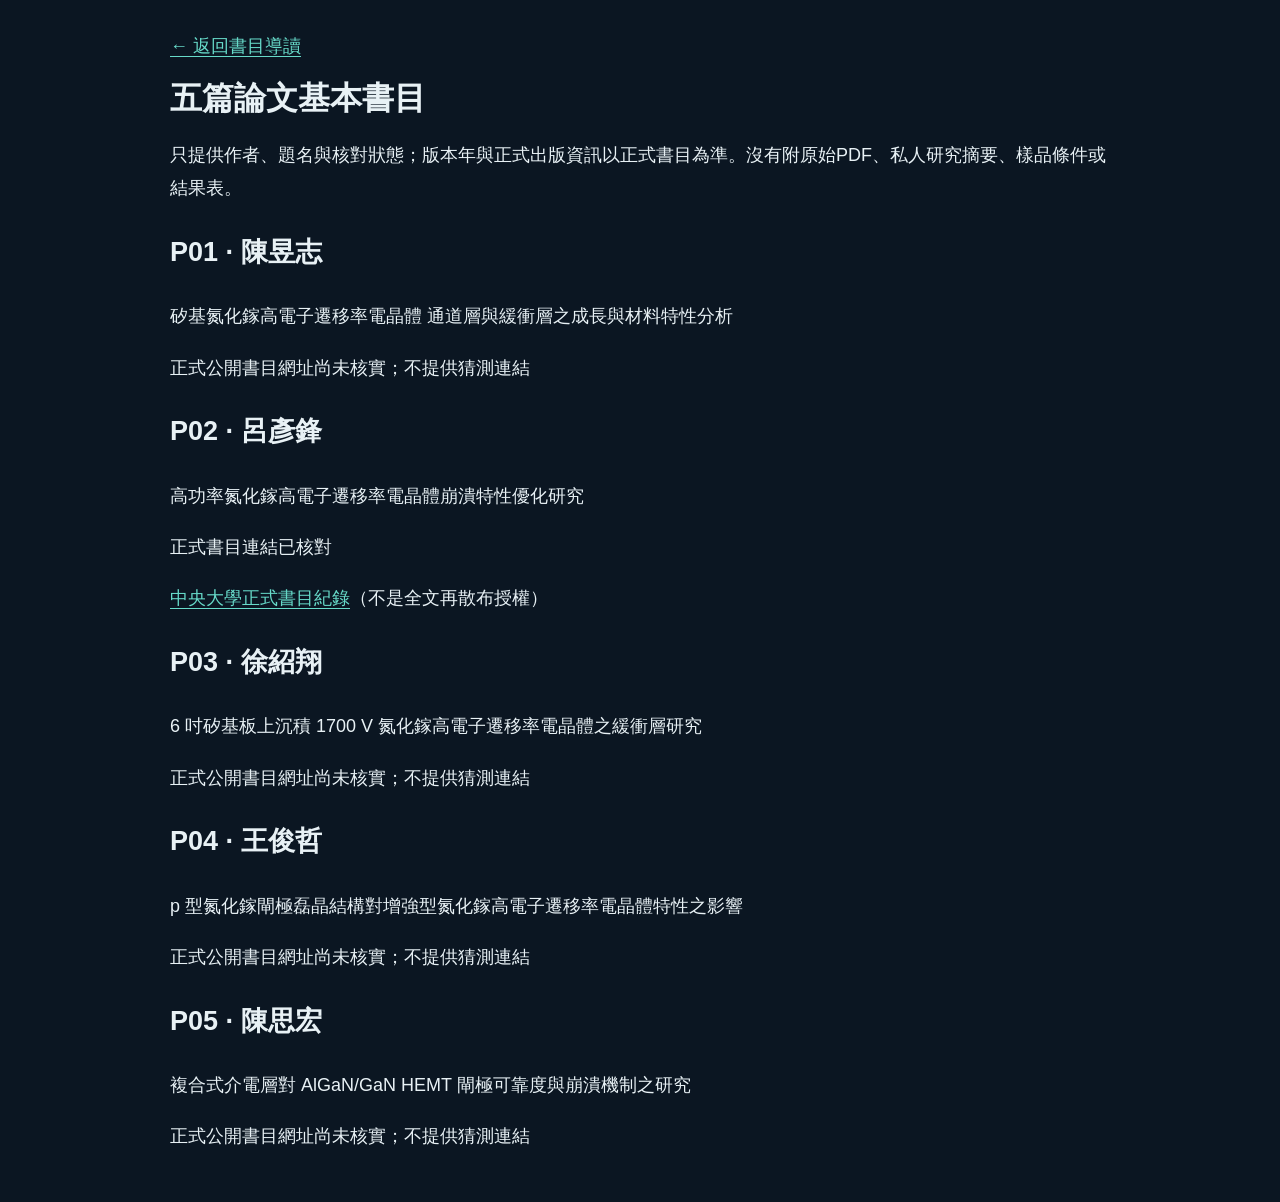
<file: bibliography.html>
<!doctype html><html lang="zh-Hant"><head><meta charset="utf-8"><meta name="viewport" content="width=device-width,initial-scale=1"><title>五篇論文基本書目</title><link rel="icon" href="favicon.svg"><link rel="stylesheet" href="theme.css?v=556afd8c9e13"></head><body class="reader"><a href="index.html#s51">← 返回書目導讀</a><h1>五篇論文基本書目</h1><p>只提供作者、題名與核對狀態；版本年與正式出版資訊以正式書目為準。沒有附原始PDF、私人研究摘要、樣品條件或結果表。</p><section id="P01"><h2>P01 · 陳昱志</h2><p>矽基氮化鎵高電子遷移率電晶體 通道層與緩衝層之成長與材料特性分析</p><p>正式公開書目網址尚未核實；不提供猜測連結</p></section><section id="P02"><h2>P02 · 呂彥鋒</h2><p>高功率氮化鎵高電子遷移率電晶體崩潰特性優化研究</p><p>正式書目連結已核對</p><p><a href="https://ir.lib.ncu.edu.tw/handle/987654321/96324" target="_blank" rel="noopener">中央大學正式書目紀錄</a>（不是全文再散布授權）</p></section><section id="P03"><h2>P03 · 徐紹翔</h2><p>6 吋矽基板上沉積 1700 V 氮化鎵高電子遷移率電晶體之緩衝層研究</p><p>正式公開書目網址尚未核實；不提供猜測連結</p></section><section id="P04"><h2>P04 · 王俊哲</h2><p>p 型氮化鎵閘極磊晶結構對增強型氮化鎵高電子遷移率電晶體特性之影響</p><p>正式公開書目網址尚未核實；不提供猜測連結</p></section><section id="P05"><h2>P05 · 陳思宏</h2><p>複合式介電層對 AlGaN/GaN HEMT 閘極可靠度與崩潰機制之研究</p><p>正式公開書目網址尚未核實；不提供猜測連結</p></section></body></html>
</file>
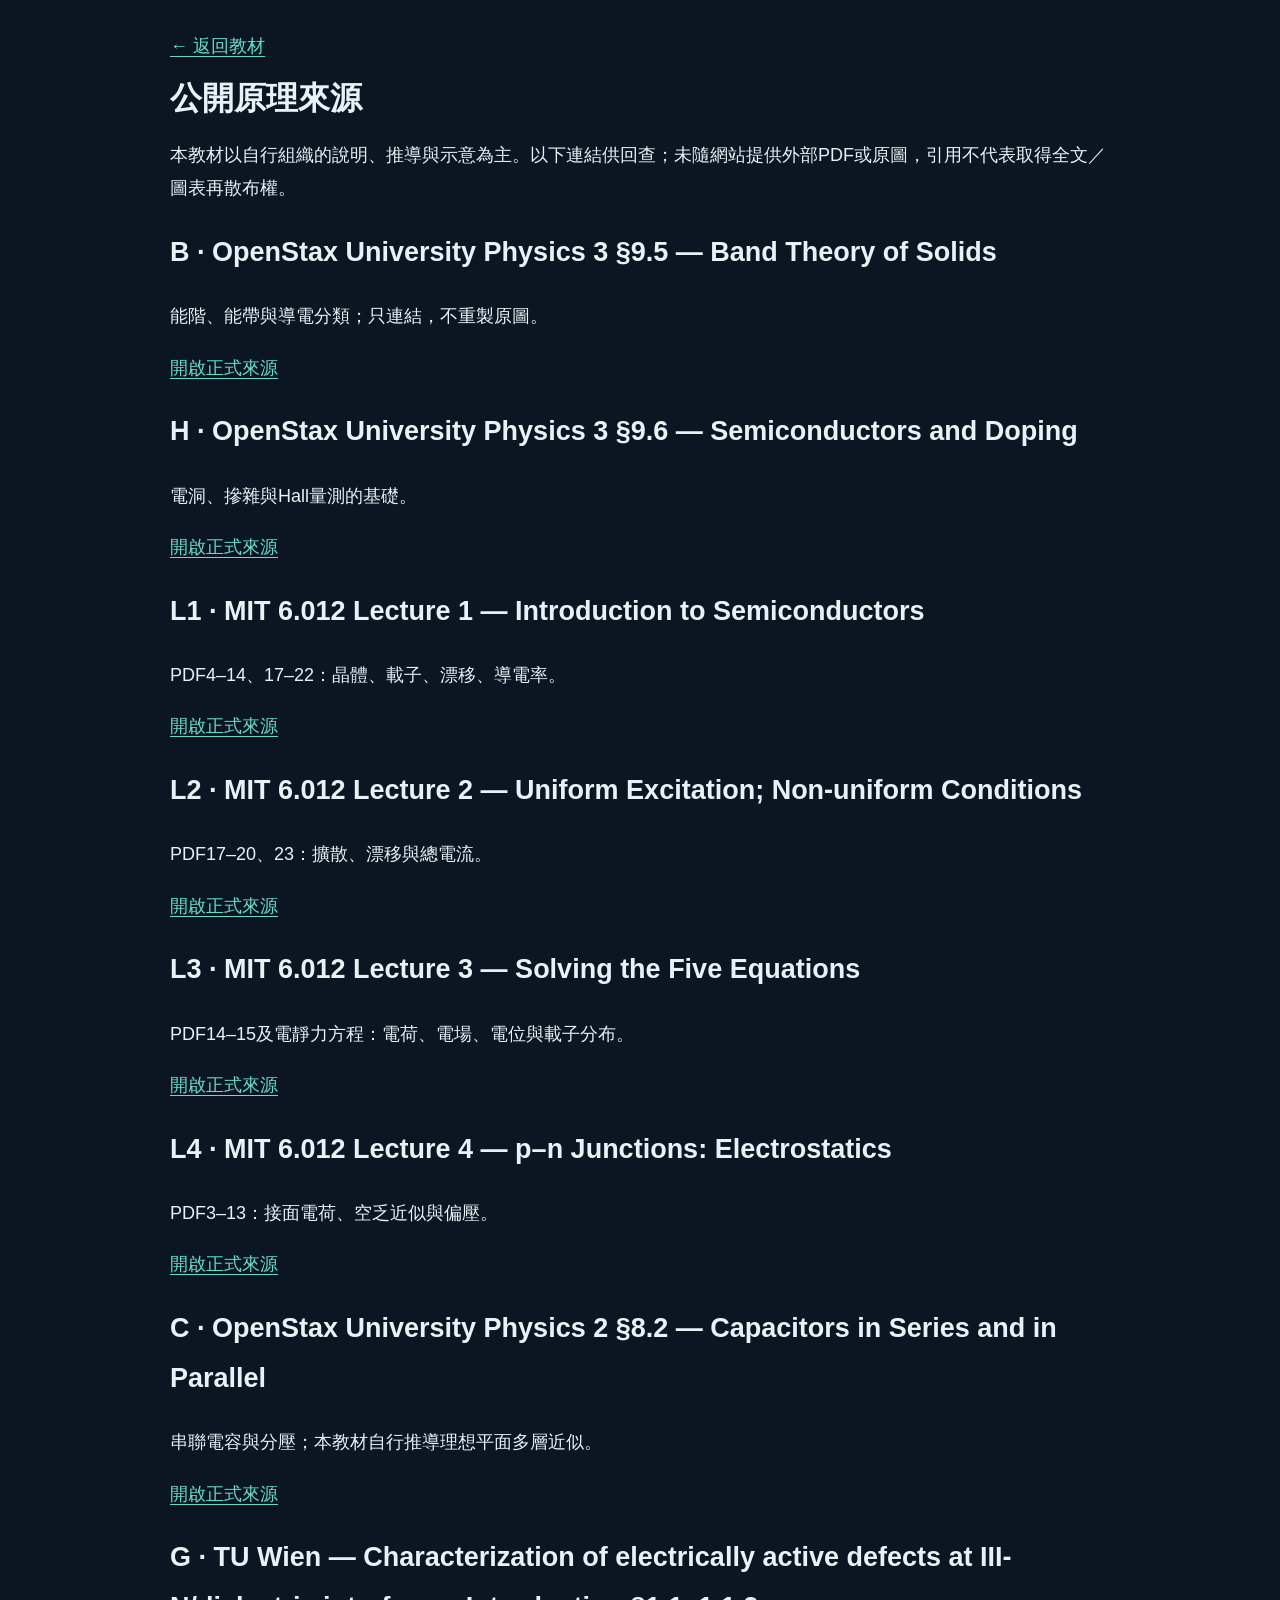
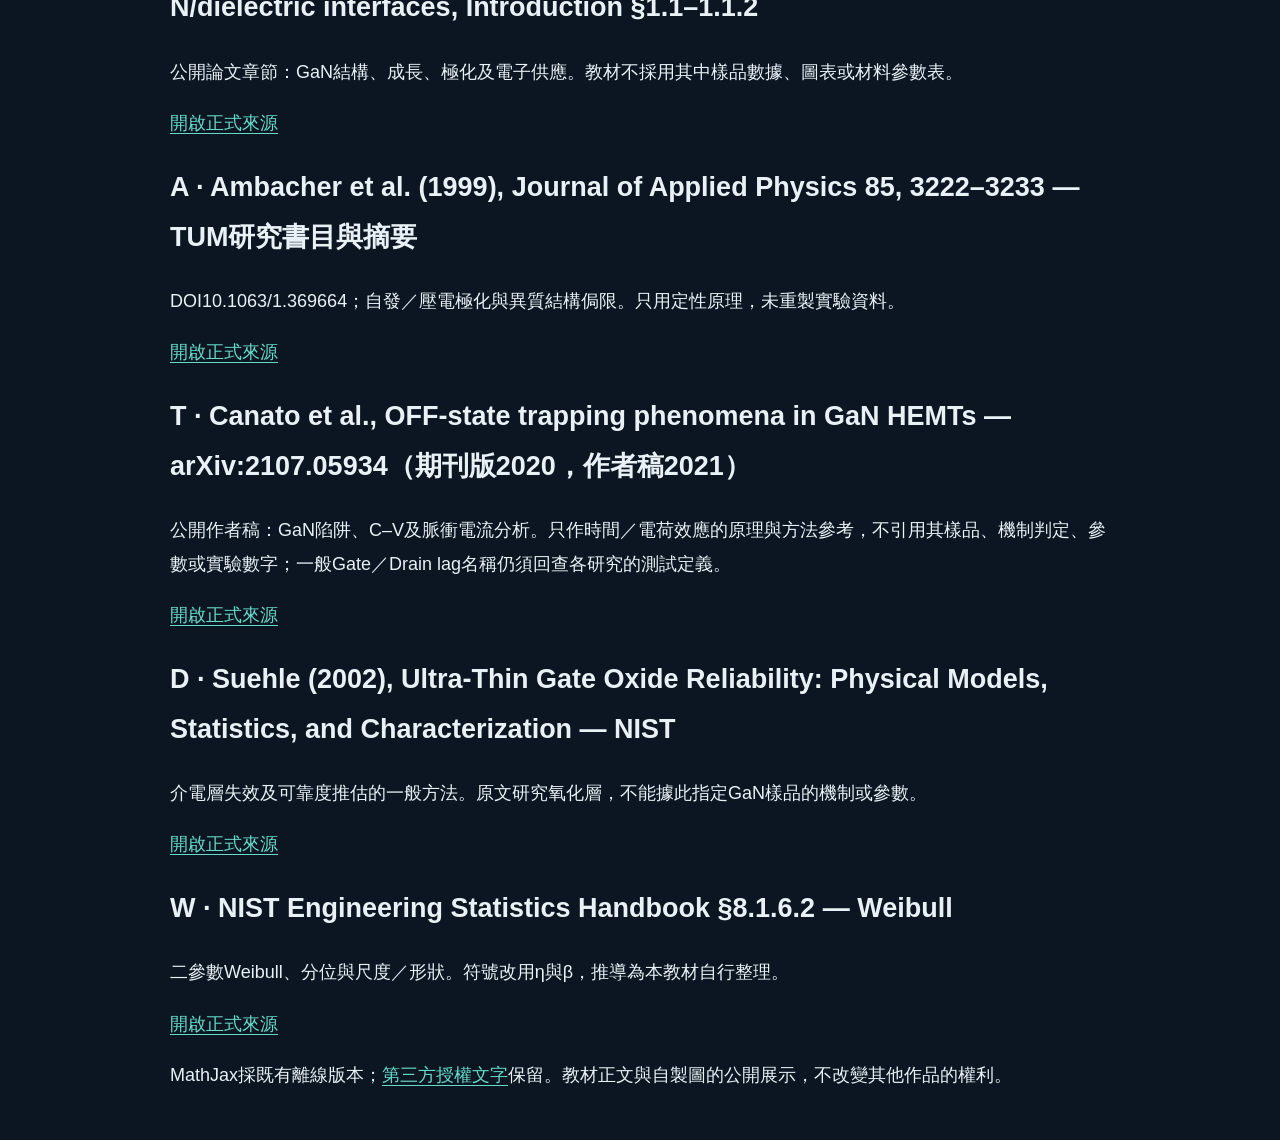
<file: sources.html>
<!doctype html><html lang="zh-Hant"><head><meta charset="utf-8"><meta name="viewport" content="width=device-width,initial-scale=1"><title>公開原理來源</title><link rel="icon" href="favicon.svg"><link rel="stylesheet" href="theme.css?v=556afd8c9e13"></head><body class="reader"><a href="index.html">← 返回教材</a><h1>公開原理來源</h1><p>本教材以自行組織的說明、推導與示意為主。以下連結供回查；未隨網站提供外部PDF或原圖，引用不代表取得全文／圖表再散布權。</p><section id="B"><h2>B · OpenStax University Physics 3 §9.5 — Band Theory of Solids</h2><p>能階、能帶與導電分類；只連結，不重製原圖。</p><p><a href="https://openstax.org/books/university-physics-volume-3/pages/9-5-band-theory-of-solids" target="_blank" rel="noopener">開啟正式來源</a></p></section><section id="H"><h2>H · OpenStax University Physics 3 §9.6 — Semiconductors and Doping</h2><p>電洞、摻雜與Hall量測的基礎。</p><p><a href="https://openstax.org/books/university-physics-volume-3/pages/9-6-semiconductors-and-doping" target="_blank" rel="noopener">開啟正式來源</a></p></section><section id="L1"><h2>L1 · MIT 6.012 Lecture 1 — Introduction to Semiconductors</h2><p>PDF4–14、17–22：晶體、載子、漂移、導電率。</p><p><a href="https://ocw.mit.edu/courses/6-012-microelectronic-devices-and-circuits-fall-2009/a37c73e7fcff4bcb5c5f1177e12d0891_MIT6_012F09_lec01.pdf" target="_blank" rel="noopener">開啟正式來源</a></p></section><section id="L2"><h2>L2 · MIT 6.012 Lecture 2 — Uniform Excitation; Non-uniform Conditions</h2><p>PDF17–20、23：擴散、漂移與總電流。</p><p><a href="https://ocw.mit.edu/courses/6-012-microelectronic-devices-and-circuits-fall-2009/b6db5daeb4828c8e6c375aaaf6fa0d41_MIT6_012F09_lec02.pdf" target="_blank" rel="noopener">開啟正式來源</a></p></section><section id="L3"><h2>L3 · MIT 6.012 Lecture 3 — Solving the Five Equations</h2><p>PDF14–15及電靜力方程：電荷、電場、電位與載子分布。</p><p><a href="https://ocw.mit.edu/courses/6-012-microelectronic-devices-and-circuits-fall-2009/eba3aa6bfb6bc14b799f354d6448958c_MIT6_012F09_lec03.pdf" target="_blank" rel="noopener">開啟正式來源</a></p></section><section id="L4"><h2>L4 · MIT 6.012 Lecture 4 — p–n Junctions: Electrostatics</h2><p>PDF3–13：接面電荷、空乏近似與偏壓。</p><p><a href="https://ocw.mit.edu/courses/6-012-microelectronic-devices-and-circuits-fall-2009/c053714447998e522f02db0776987091_MIT6_012F09_lec04.pdf" target="_blank" rel="noopener">開啟正式來源</a></p></section><section id="C"><h2>C · OpenStax University Physics 2 §8.2 — Capacitors in Series and in Parallel</h2><p>串聯電容與分壓；本教材自行推導理想平面多層近似。</p><p><a href="https://openstax.org/books/university-physics-volume-2/pages/8-2-capacitors-in-series-and-in-parallel" target="_blank" rel="noopener">開啟正式來源</a></p></section><section id="G"><h2>G · TU Wien — Characterization of electrically active defects at III-N/dielectric interfaces, Introduction §1.1–1.1.2</h2><p>公開論文章節：GaN結構、成長、極化及電子供應。教材不採用其中樣品數據、圖表或材料參數表。</p><p><a href="https://www.iue.tuwien.ac.at/phd/stradiotto/Introduction.html" target="_blank" rel="noopener">開啟正式來源</a></p></section><section id="A"><h2>A · Ambacher et al. (1999), Journal of Applied Physics 85, 3222–3233 — TUM研究書目與摘要</h2><p>DOI10.1063/1.369664；自發／壓電極化與異質結構侷限。只用定性原理，未重製實驗資料。</p><p><a href="https://portal.fis.tum.de/en/publications/two-dimensional-electron-gases-induced-by-spontaneous-and-piezoel-3/" target="_blank" rel="noopener">開啟正式來源</a></p></section><section id="T"><h2>T · Canato et al., OFF-state trapping phenomena in GaN HEMTs — arXiv:2107.05934（期刊版2020，作者稿2021）</h2><p>公開作者稿：GaN陷阱、C–V及脈衝電流分析。只作時間／電荷效應的原理與方法參考，不引用其樣品、機制判定、參數或實驗數字；一般Gate／Drain lag名稱仍須回查各研究的測試定義。</p><p><a href="https://arxiv.org/abs/2107.05934" target="_blank" rel="noopener">開啟正式來源</a></p></section><section id="D"><h2>D · Suehle (2002), Ultra-Thin Gate Oxide Reliability: Physical Models, Statistics, and Characterization — NIST</h2><p>介電層失效及可靠度推估的一般方法。原文研究氧化層，不能據此指定GaN樣品的機制或參數。</p><p><a href="https://www.nist.gov/publications/ultra-thin-gate-oxide-reliability-physical-models-statistics-and-characterization" target="_blank" rel="noopener">開啟正式來源</a></p></section><section id="W"><h2>W · NIST Engineering Statistics Handbook §8.1.6.2 — Weibull</h2><p>二參數Weibull、分位與尺度／形狀。符號改用η與β，推導為本教材自行整理。</p><p><a href="https://www.itl.nist.gov/div898/handbook/apr/section1/apr162.htm" target="_blank" rel="noopener">開啟正式來源</a></p></section><p>MathJax採既有離線版本；<a href="vendor/MathJax-LICENSE.txt">第三方授權文字</a>保留。教材正文與自製圖的公開展示，不改變其他作品的權利。</p></body></html>
</file>
<file: theme.css>
:root{color-scheme:dark;--bg:#0b1622;--panel:#112a3a;--ink:#e8f1f5;--muted:#adc0cd;--teal:#67dac9;--line:#2b4657;--warm:#f2c594;font:18px/1.85 "Segoe UI","Microsoft JhengHei",sans-serif}*{box-sizing:border-box}body{margin:0;background:var(--bg);color:var(--ink)}[hidden]{display:none!important}a{color:var(--teal);text-underline-offset:4px}button,input,select{font:inherit}button{cursor:pointer;color:var(--ink);border:1px solid #456879;border-radius:7px;background:#18384b;padding:7px 13px}button:hover,button[aria-pressed=true]{background:#245a5a;border-color:var(--teal)}button:disabled{opacity:.4;cursor:default}:focus-visible{outline:3px solid var(--warm);outline-offset:3px}aside{position:fixed;width:245px;inset:0 auto 0 0;background:#0d2030;border-right:1px solid var(--line);padding:25px 16px;overflow:auto}.brand{font-size:30px;font-weight:750;text-decoration:none}.brand span{display:block;font-size:14px;letter-spacing:3px;color:var(--muted)}nav{margin-top:22px}nav details{border-bottom:1px solid var(--line);padding:10px 0;font-size:14px}nav summary{font-weight:650;color:var(--ink)}nav a{display:flex;gap:10px;font-size:13px;line-height:1.6;padding:8px 5px;text-decoration:none;color:var(--muted);border-left:2px solid transparent}nav a[aria-current=page]{background:#143445;color:var(--teal);border-color:var(--teal)}nav a span{font-variant-numeric:tabular-nums}.edition-label{font-size:12px;color:#9bb0bf}main{margin-left:245px}header{position:sticky;top:0;z-index:10;display:flex;align-items:center;justify-content:space-between;gap:12px;min-height:74px;padding:12px 34px;background:#0b1622f5;border-bottom:1px solid var(--line)}header>span{font-weight:700;font-size:15px}header small{color:var(--muted);font-size:12px;margin-left:12px}.nav-controls{display:flex;align-items:center;gap:12px}.nav-controls output{font-size:14px;min-width:60px;text-align:center}#menu{display:none}.deck{max-width:1540px;margin:auto;padding:35px 42px}.slide{scroll-margin-top:120px}.chapter-label{font-size:13px;color:var(--teal);letter-spacing:1px}.chapter-label span{float:right;color:var(--muted)}h1{font-size:clamp(29px,2.5vw,39px);line-height:1.4;margin:13px 0 8px}h1:focus{outline:none}.question{color:#c0d1da;font-size:19px;margin:0 0 25px}.lesson-grid{display:grid;grid-template-columns:minmax(0,1.16fr) minmax(0,.95fr);gap:35px;align-items:start}.reading,.visual{min-width:0}.reading>p{margin:0 0 21px;font-size:18px}.reading>p:first-child{font-size:20px;color:#f2f6f8}.visual{margin:0;padding:23px;background:#102838;border-top:3px solid #4a9c9b;border-radius:0 0 9px 9px}.visual figcaption,figcaption{font-size:13px;line-height:1.8;color:var(--muted);margin-top:18px}.teaching-diagram,.chart{width:100%;height:auto;display:block}.teaching-diagram text{fill:var(--ink);font:19px "Microsoft JhengHei",sans-serif}.accent{stroke:var(--teal);stroke-width:3;fill:none}.warm-line{stroke:var(--warm);stroke-width:3;fill:none}.axis{stroke:#8fa9bb;stroke-width:2;fill:none}.electron{fill:var(--teal)}.process{list-style:none;padding:0;margin:0}.process li{border-left:2px solid var(--teal);padding:14px 0 14px 20px;margin-bottom:13px}.process strong{font-size:19px;color:var(--teal)}.process p{font-size:16px;margin:8px 0 0}.comparison{display:grid;gap:19px}.comparison h3{font-size:20px;color:var(--teal);margin:0 0 8px}.comparison p{font-size:17px;margin:0}.comparison>div+div{border-top:1px solid var(--line);padding-top:17px}.table-scroll{overflow-x:auto}table{border-collapse:collapse;width:100%;font-size:16px}th,td{text-align:left;vertical-align:top;border-bottom:1px solid #355367;padding:12px 10px}th{color:var(--teal)}details{border-top:1px solid var(--line);padding:11px 0}summary{cursor:pointer;color:var(--teal);font-size:15px}.quiz{margin-top:25px}.quiz summary{color:var(--warm);font-size:17px}.quiz p{font-size:17px}.next-step{font-size:14px!important;color:var(--muted);margin-top:24px!important}.sources{font-size:14px;line-height:1.8;color:var(--muted);margin-top:30px;border-top:1px solid var(--line);padding-top:15px;overflow-wrap:anywhere}.sources p{margin:0 0 10px}.sources ul{padding-left:20px;margin:0}.sources li{margin-bottom:7px}.sources li span{font-size:12px;color:#a2bacb}.sources a{color:#a0d0d1}.keyboard-help{font-size:12px;color:#8fa9bb;margin:0 42px 25px}.math-block{font-size:21px;border-left:2px solid #4e9b9e;padding:8px 16px;margin:24px 0;background:#102534}.equation{overflow-x:auto;padding:3px 0}.math-block mjx-container{font-size:100%!important;max-width:100%}.math-caption{font-size:14px;color:#bdced8;line-height:1.8;margin:8px 0}.math-block summary{font-size:13px}.math-block pre,.formula pre{font:13px/1.8 Consolas,monospace;white-space:pre-wrap;overflow-wrap:anywhere}.formula{font-size:21px;overflow-x:auto}.formula mjx-container{font-size:100%!important;max-width:100%}.formula details{font-size:13px}.widget-title{font-size:13px;color:var(--teal);margin:0 0 12px}.fig-note{font-size:13px;color:var(--muted)}.controls{display:grid;gap:17px}.control label{display:flex;align-items:center;justify-content:space-between;gap:8px;flex-wrap:wrap;font-size:15px}.unit{font-size:12px;color:var(--muted)}.control input[type=number]{width:130px;max-width:100%;border:1px solid #466a7b;border-radius:6px;background:#0b1d2b;color:var(--ink);padding:6px 8px}.control input[type=range]{width:100%;accent-color:var(--teal)}.control input:disabled{opacity:.45}.result{color:var(--teal);font-size:29px;line-height:1.5;margin-top:20px;font-variant-numeric:tabular-nums}.result small{font-size:14px}.substitution{font-size:13px;color:var(--muted);overflow-wrap:anywhere}.error{min-height:1.5em;color:var(--warm);font-size:14px}.widget-actions{display:flex;gap:12px;flex-wrap:wrap;align-items:center;font-size:13px;margin:12px 0}.widget-actions button{font-size:14px}.chart text{fill:var(--ink);font:21px "Segoe UI",sans-serif}.chart .curve{fill:none;stroke:var(--teal);stroke-width:3}.chart .grid{stroke:var(--line);stroke-width:1}.chart .marker{stroke:var(--warm);stroke-width:1.5;stroke-dasharray:4}.layer-buttons{display:flex;flex-wrap:wrap;gap:6px;margin:14px 0}.layer-buttons button{font-size:12px;padding:4px 8px}.layer-info{border-left:2px solid var(--teal);padding:12px 14px;background:#0a1e2c}.layer-info h3{font-size:18px;margin:0 0 7px}.layer-info p{font-size:15px;margin:0}#widget-structure>svg{width:100%;height:auto;display:block}#widget-structure svg text{fill:var(--ink);font:23px "Segoe UI","Microsoft JhengHei",sans-serif}#widget-structure svg .small-label,#widget-structure svg .electron-label{font-size:19px}g[data-layer]{cursor:pointer}.band{stroke:#648192;stroke-width:1}.terminal-band{stroke-dasharray:5}g.selected .band{stroke:var(--teal);stroke-width:3}.electron-band{stroke:var(--teal);stroke-width:5;stroke-dasharray:3 9}.electron-label{fill:var(--teal)!important}.reader{margin:auto;max-width:1000px;padding:30px;font-size:18px}.reader h1{font-size:32px}.reader table{display:block;overflow:auto;font-size:14px}.reader img{max-width:100%}.reader mjx-container{max-width:100%;overflow:auto}.notice{font-size:14px;color:var(--muted)}
@media(max-width:1100px){aside{width:215px}main{margin-left:215px}.deck{padding:30px 27px}.lesson-grid{gap:25px;grid-template-columns:minmax(0,1.1fr) minmax(0,1fr)}.visual{padding:17px}.reading>p,.reading>p:first-child{font-size:18px}.control label{font-size:14px}}
@media(max-width:950px){aside{display:none;z-index:30;width:280px;box-shadow:15px 0 60px #000b}aside.open{display:block}main{margin-left:0}#menu{display:block;font-size:13px}header small{display:none}}
.diagram-toolbar{display:flex;align-items:center;flex-wrap:wrap;gap:10px;margin:0 0 12px}.diagram-toolbar button{font-size:14px}.diagram-toolbar span{font-size:13px;color:var(--muted)}.diagram-scroll{max-width:100%;overflow-x:auto;overscroll-behavior-x:contain;padding-bottom:8px}.diagram-scroll.zoomed svg{min-width:640px;height:auto}.diagram-scroll:focus-visible{outline:2px solid var(--warm);outline-offset:3px}
@media(max-width:700px){.lesson-grid{grid-template-columns:1fr}.deck{padding:27px 20px}.reading>p{font-size:18px}.reading>p:first-child{font-size:19px}header{padding:12px 15px;gap:8px}header>span{font-size:12px}.nav-controls{gap:7px}.nav-controls output{font-size:13px;min-width:50px}.nav-controls button{padding:6px 12px}h1{font-size:29px}.question{font-size:17px}.chapter-label{font-size:12px}.visual{padding:20px}.teaching-diagram text{font-size:22px}.chart text{font-size:25px}#widget-structure svg text{font-size:25px}#widget-structure svg .small-label,#widget-structure svg .electron-label{font-size:22px}.math-block,.formula{font-size:20px}.keyboard-help{margin:0 20px 20px}.sources{font-size:14px}}
</file>
